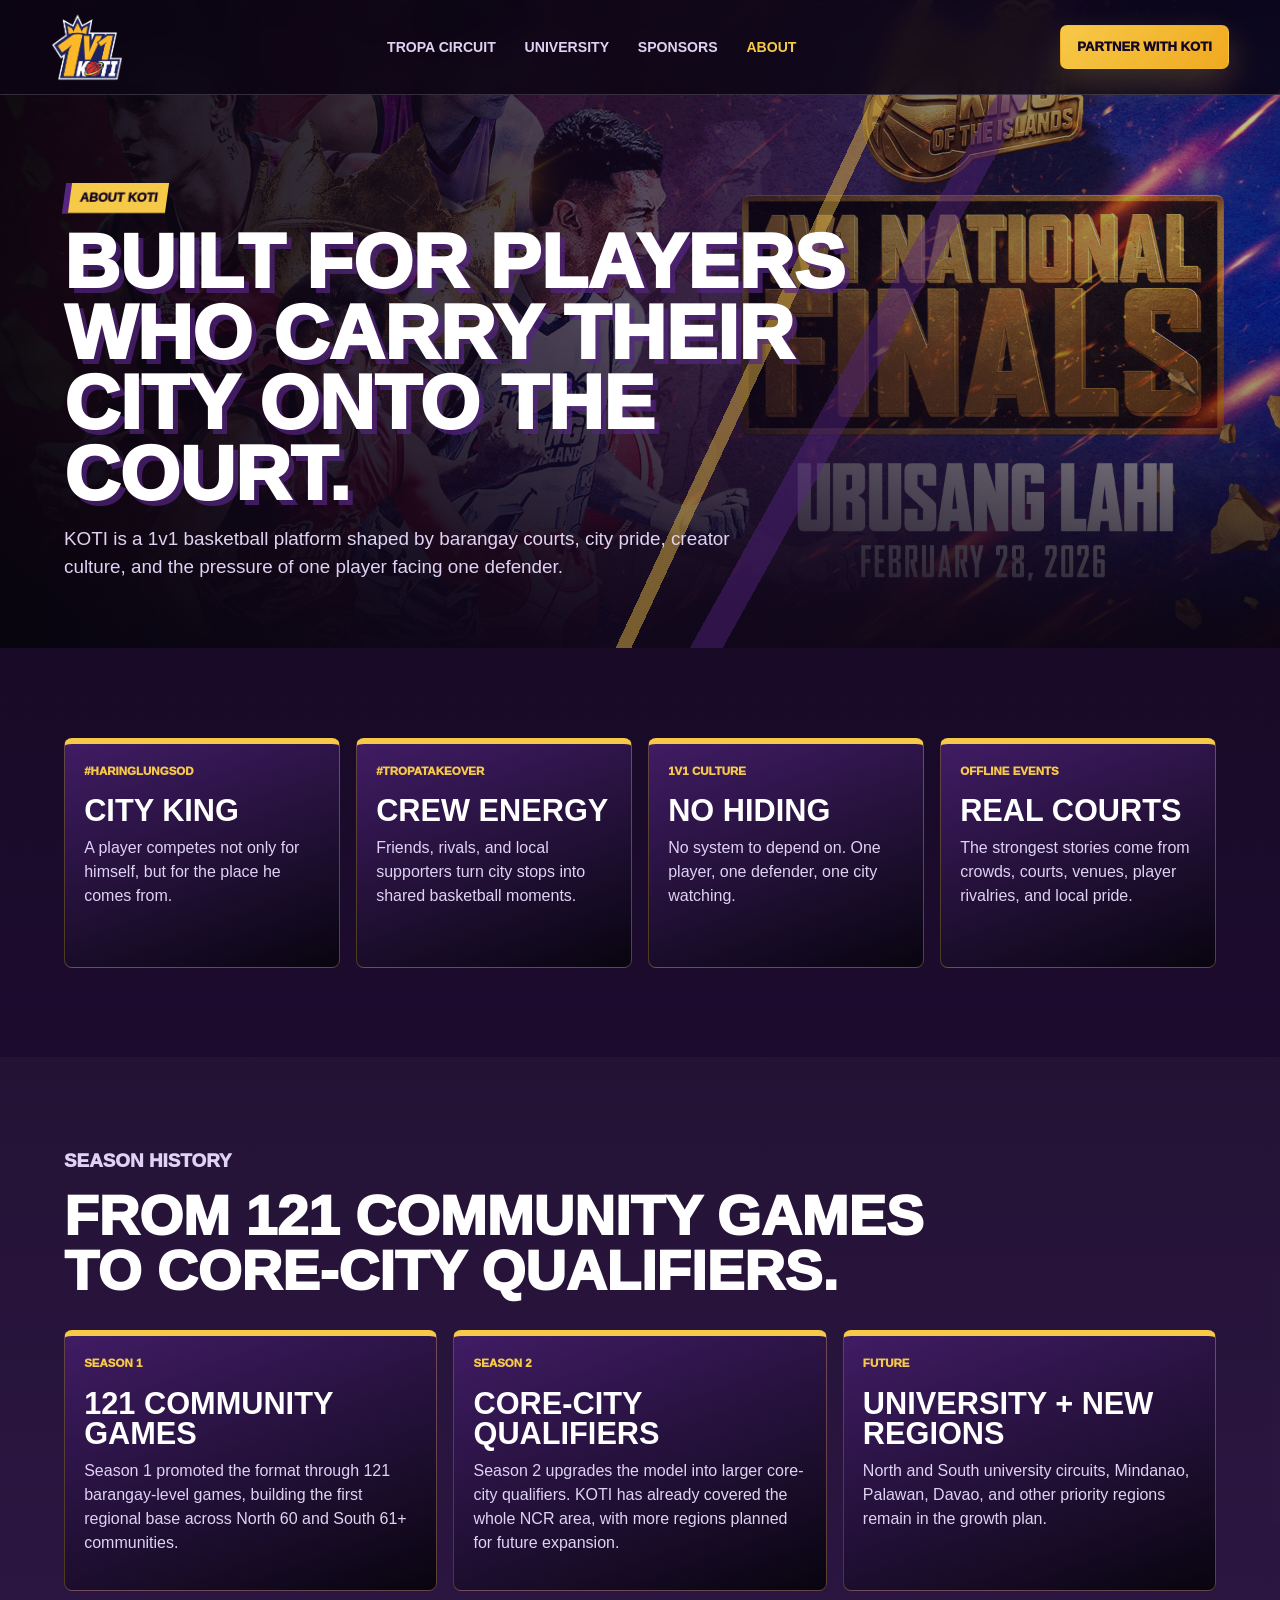
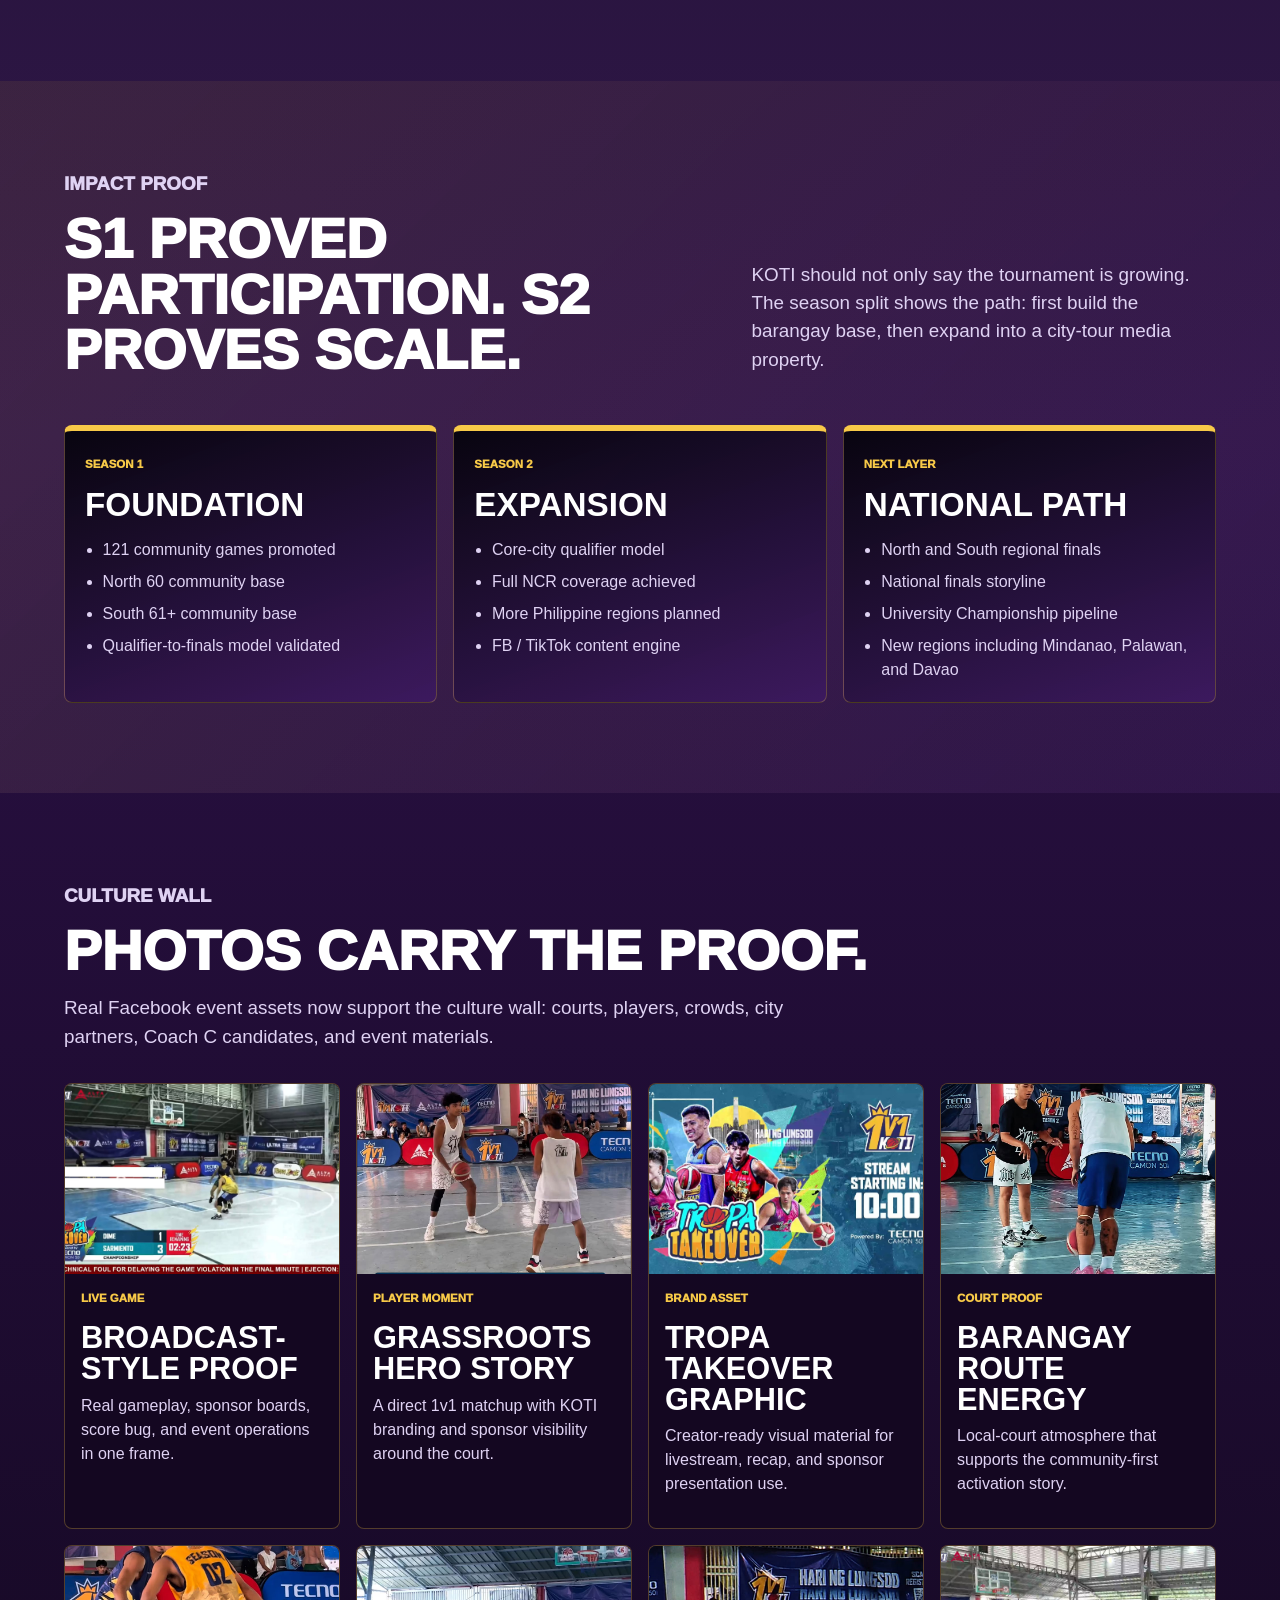
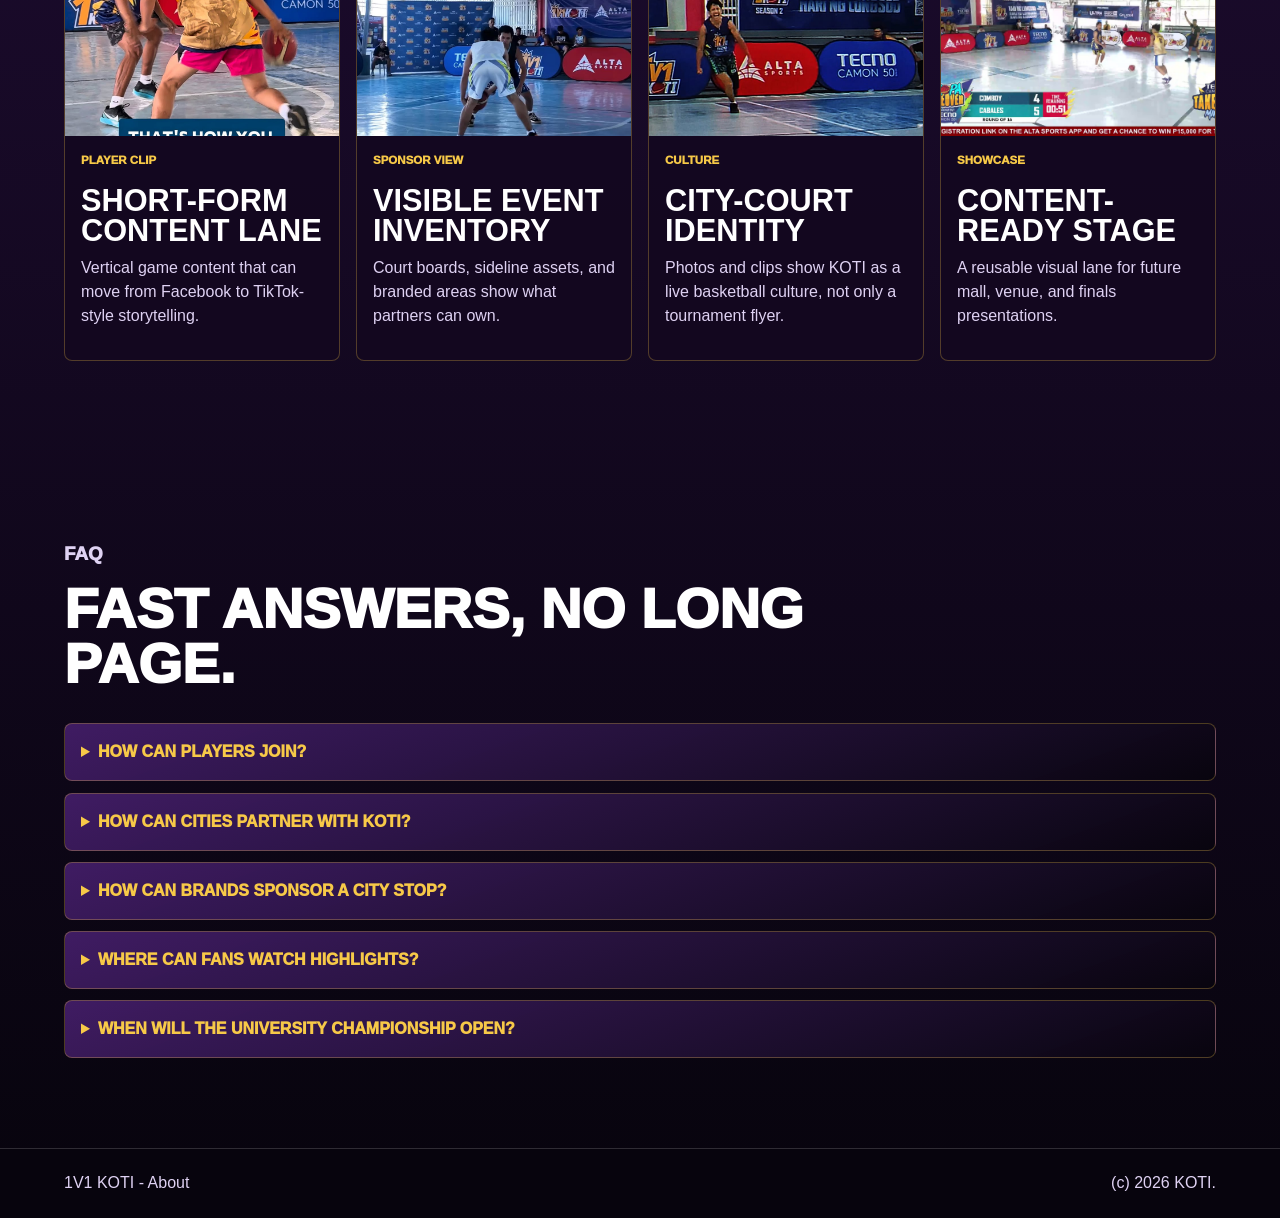
<file: about.html>
<!doctype html>
<html lang="en">
  <head>
    <meta charset="utf-8">
    <meta name="viewport" content="width=device-width, initial-scale=1">
    <title>About KOTI</title>
    <meta name="description" content="About 1V1 King of the Islands, KOTI culture, Season 1 proof, Season 2 roadmap, and FAQ.">
    <link rel="stylesheet" href="styles.css">
  </head>
  <body>
    <header class="site-header" aria-label="Primary navigation">
      <a class="brand" href="index.html" aria-label="KOTI home"><img src="assets/1v1-season2-logo.png" alt="1V1 KOTI logo"></a>
      <nav>
        <a href="city-tour.html">Tropa Circuit</a>
        <a href="university.html">University</a>
        <a href="sponsors.html">Sponsors</a>
        <a href="about.html" aria-current="page">About</a>
      </nav>
      <a class="header-cta" href="sponsors.html">Partner With KOTI</a>
    </header>

    <main>
      <section class="page-hero about-hero">
        <div class="hero-shade"></div>
        <div class="hero-content">
          <p class="eyebrow gold-chip">About KOTI</p>
          <h1>Built for players who carry their city onto the court.</h1>
          <p class="hero-copy">
            KOTI is a 1v1 basketball platform shaped by barangay courts, city pride,
            creator culture, and the pressure of one player facing one defender.
          </p>
        </div>
      </section>

      <section class="section">
        <div class="culture-card-grid">
          <article><span>#HaringLungsod</span><strong>City King</strong><p>A player competes not only for himself, but for the place he comes from.</p></article>
          <article><span>#TropaTakeover</span><strong>Crew Energy</strong><p>Friends, rivals, and local supporters turn city stops into shared basketball moments.</p></article>
          <article><span>1V1 Culture</span><strong>No Hiding</strong><p>No system to depend on. One player, one defender, one city watching.</p></article>
          <article><span>Offline Events</span><strong>Real Courts</strong><p>The strongest stories come from crowds, courts, venues, player rivalries, and local pride.</p></article>
        </div>
      </section>

      <section class="section timeline-section">
        <div class="section-heading">
          <p class="eyebrow">Season History</p>
          <h2>From 121 community games to core-city qualifiers.</h2>
        </div>
        <div class="timeline-grid">
          <article>
            <span>Season 1</span>
            <strong>121 Community Games</strong>
            <p>Season 1 promoted the format through 121 barangay-level games, building the first regional base across North 60 and South 61+ communities.</p>
          </article>
          <article>
            <span>Season 2</span>
            <strong>Core-City Qualifiers</strong>
            <p>Season 2 upgrades the model into larger core-city qualifiers. KOTI has already covered the whole NCR area, with more regions planned for future expansion.</p>
          </article>
          <article>
            <span>Future</span>
            <strong>University + New Regions</strong>
            <p>North and South university circuits, Mindanao, Palawan, Davao, and other priority regions remain in the growth plan.</p>
          </article>
        </div>
      </section>

      <section class="section season-proof-section">
        <div class="section-heading split-heading">
          <div>
            <p class="eyebrow">Impact Proof</p>
            <h2>S1 proved participation. S2 proves scale.</h2>
          </div>
          <p>
            KOTI should not only say the tournament is growing. The season split shows the path:
            first build the barangay base, then expand into a city-tour media property.
          </p>
        </div>
        <div class="season-proof-grid">
          <article>
            <span>Season 1</span>
            <strong>Foundation</strong>
            <ul>
              <li>121 community games promoted</li>
              <li>North 60 community base</li>
              <li>South 61+ community base</li>
              <li>Qualifier-to-finals model validated</li>
            </ul>
          </article>
          <article>
            <span>Season 2</span>
            <strong>Expansion</strong>
            <ul>
              <li>Core-city qualifier model</li>
              <li>Full NCR coverage achieved</li>
              <li>More Philippine regions planned</li>
              <li>FB / TikTok content engine</li>
            </ul>
          </article>
          <article>
            <span>Next Layer</span>
            <strong>National Path</strong>
            <ul>
              <li>North and South regional finals</li>
              <li>National finals storyline</li>
              <li>University Championship pipeline</li>
              <li>New regions including Mindanao, Palawan, and Davao</li>
            </ul>
          </article>
        </div>
      </section>

      <section class="section culture-preview">
        <div class="section-heading">
          <p class="eyebrow">Culture Wall</p>
          <h2>Photos carry the proof.</h2>
          <p>Real Facebook event assets now support the culture wall: courts, players, crowds, city partners, Coach C candidates, and event materials.</p>
        </div>
        <div class="media-grid" id="about-media-grid"></div>
      </section>

      <section class="section faq-section">
        <div class="section-heading">
          <p class="eyebrow">FAQ</p>
          <h2>Fast answers, no long page.</h2>
        </div>
        <div class="faq-list" id="faq-list"></div>
      </section>
    </main>

    <footer>
      <span>1V1 KOTI - About</span>
      <span>(c) <span data-current-year></span> KOTI.</span>
    </footer>
    <script src="script.js"></script>
  </body>
</html>
</file>
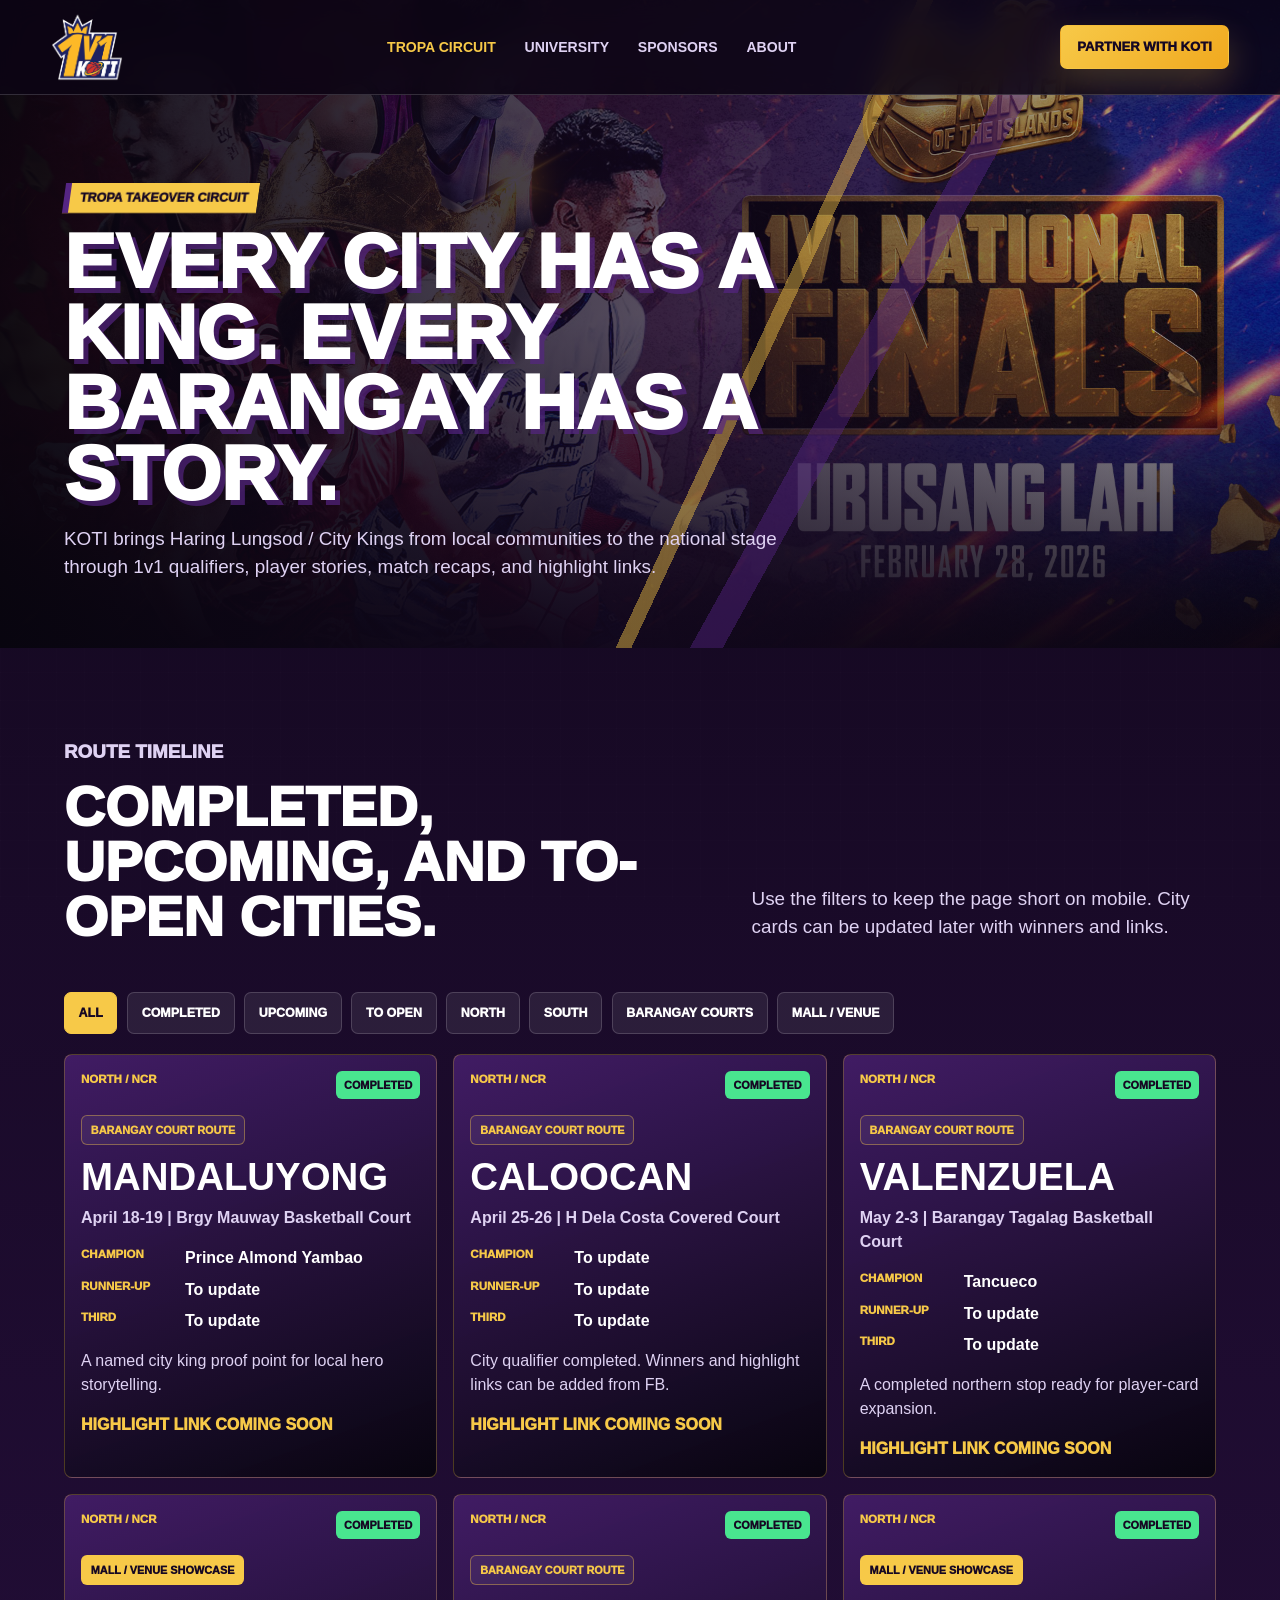
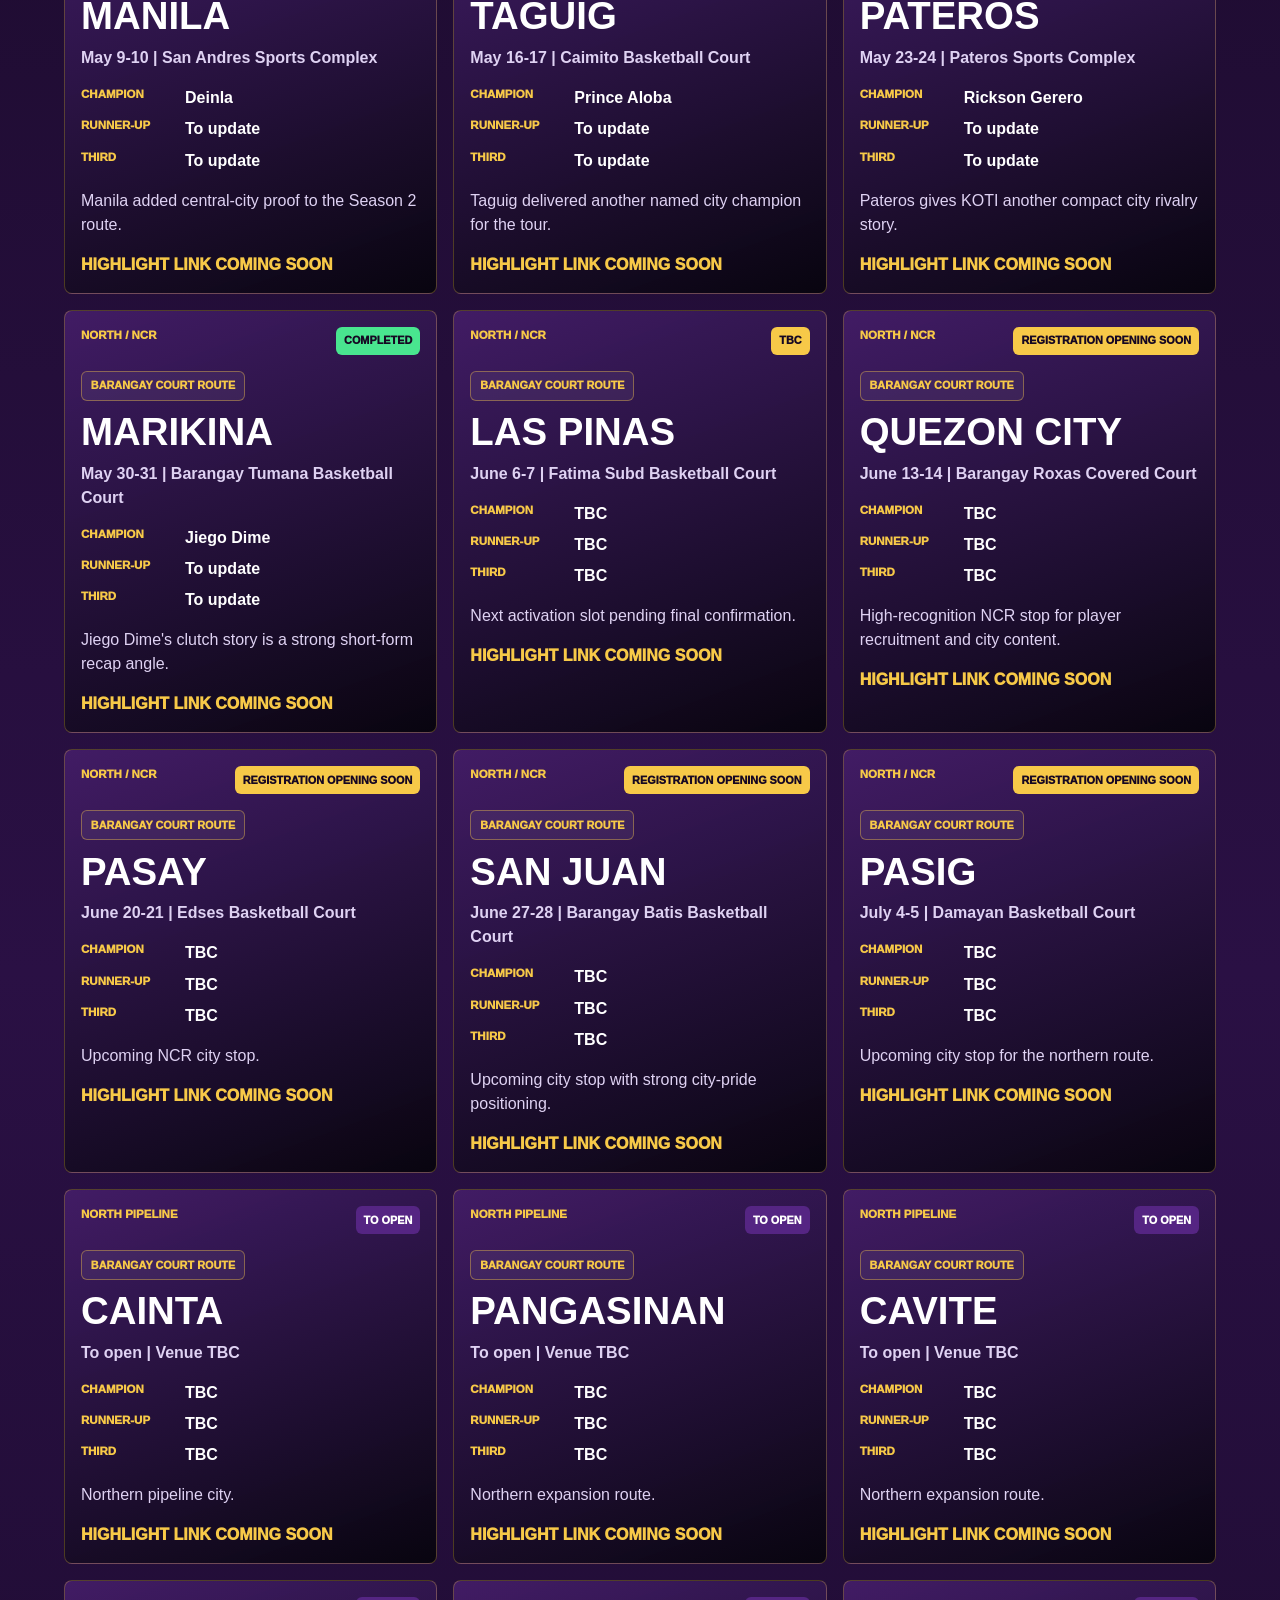
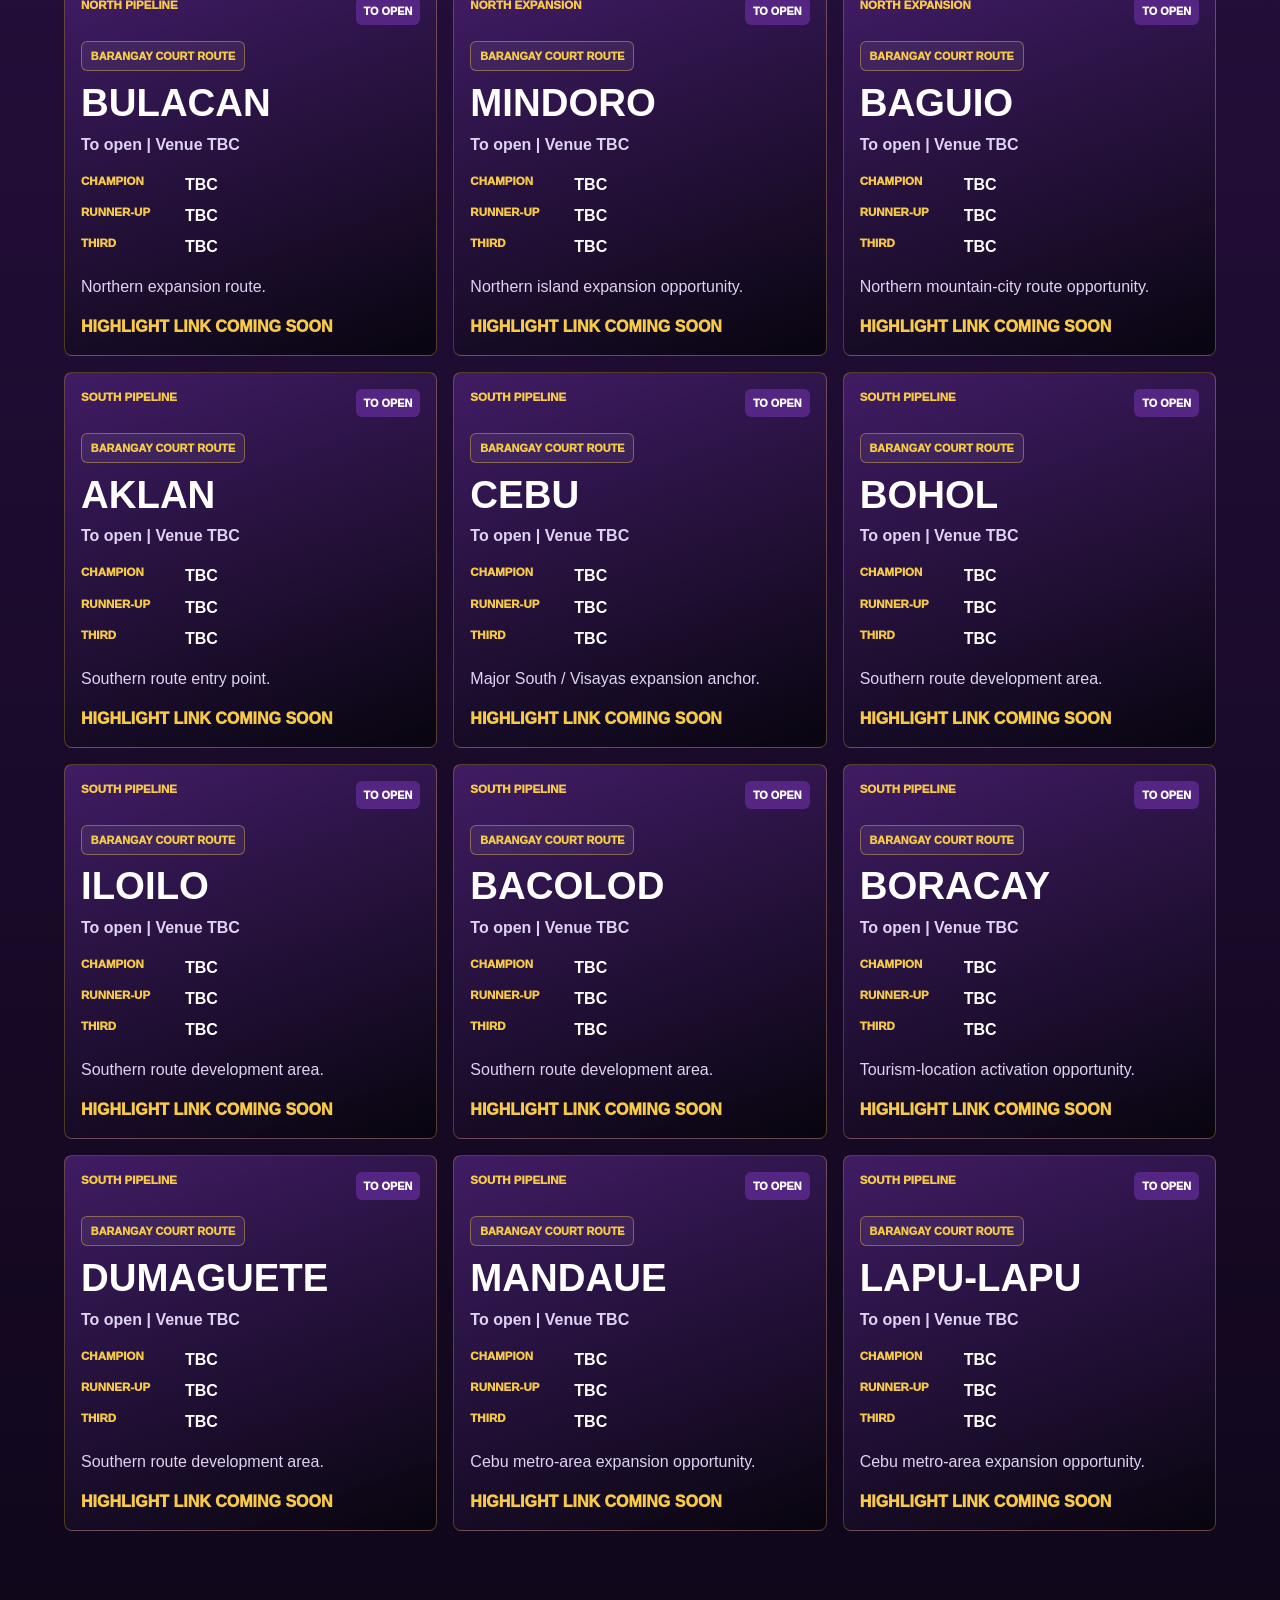
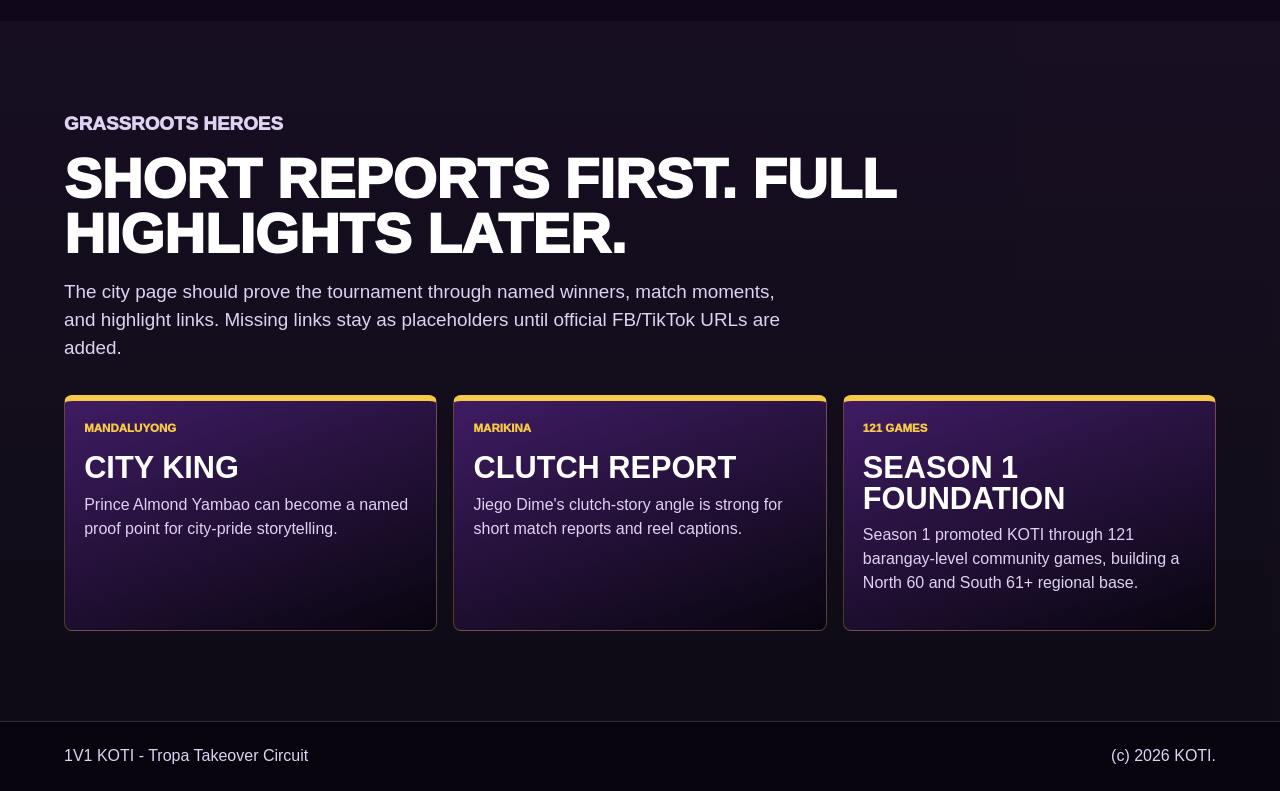
<file: city-tour.html>
<!doctype html>
<html lang="en">
  <head>
    <meta charset="utf-8">
    <meta name="viewport" content="width=device-width, initial-scale=1">
    <title>Tropa Takeover Circuit | KOTI</title>
    <meta name="description" content="KOTI 1V1 City Tour schedule, route, city qualifiers, player cards, match reports, and highlight links.">
    <link rel="stylesheet" href="styles.css">
  </head>
  <body>
    <header class="site-header" aria-label="Primary navigation">
      <a class="brand" href="index.html" aria-label="KOTI home"><img src="assets/1v1-season2-logo.png" alt="1V1 KOTI logo"></a>
      <nav>
        <a href="city-tour.html" aria-current="page">Tropa Circuit</a>
        <a href="university.html">University</a>
        <a href="sponsors.html">Sponsors</a>
        <a href="about.html">About</a>
      </nav>
      <a class="header-cta" href="sponsors.html">Partner With KOTI</a>
    </header>

    <main>
      <section class="page-hero city-hero">
        <div class="hero-shade"></div>
        <div class="hero-content">
          <p class="eyebrow gold-chip">Tropa Takeover Circuit</p>
          <h1>Every city has a king. Every barangay has a story.</h1>
          <p class="hero-copy">
            KOTI brings Haring Lungsod / City Kings from local communities to the national stage through
            1v1 qualifiers, player stories, match recaps, and highlight links.
          </p>
        </div>
      </section>

      <section class="section">
        <div class="section-heading split-heading">
          <div>
            <p class="eyebrow">Route Timeline</p>
            <h2>Completed, upcoming, and to-open cities.</h2>
          </div>
          <p>Use the filters to keep the page short on mobile. City cards can be updated later with winners and links.</p>
        </div>
        <div class="filter-row" aria-label="City tour filters">
          <button type="button" class="filter-button active" data-city-filter="all">All</button>
          <button type="button" class="filter-button" data-city-filter="complete">Completed</button>
          <button type="button" class="filter-button" data-city-filter="soon">Upcoming</button>
          <button type="button" class="filter-button" data-city-filter="open">To Open</button>
          <button type="button" class="filter-button" data-city-filter="north">North</button>
          <button type="button" class="filter-button" data-city-filter="south">South</button>
          <button type="button" class="filter-button" data-city-filter="barangay">Barangay Courts</button>
          <button type="button" class="filter-button" data-city-filter="showcase">Mall / Venue</button>
        </div>
        <div class="city-grid" id="city-card-grid" aria-live="polite"></div>
      </section>

      <section class="section story-section">
        <div class="section-heading">
          <p class="eyebrow">Grassroots Heroes</p>
          <h2>Short reports first. Full highlights later.</h2>
          <p>
            The city page should prove the tournament through named winners, match moments, and highlight links.
            Missing links stay as placeholders until official FB/TikTok URLs are added.
          </p>
        </div>
        <div class="hero-story-grid" id="hero-story-grid"></div>
      </section>
    </main>

    <footer>
      <span>1V1 KOTI - Tropa Takeover Circuit</span>
      <span>(c) <span data-current-year></span> KOTI.</span>
    </footer>
    <script src="script.js"></script>
  </body>
</html>
</file>
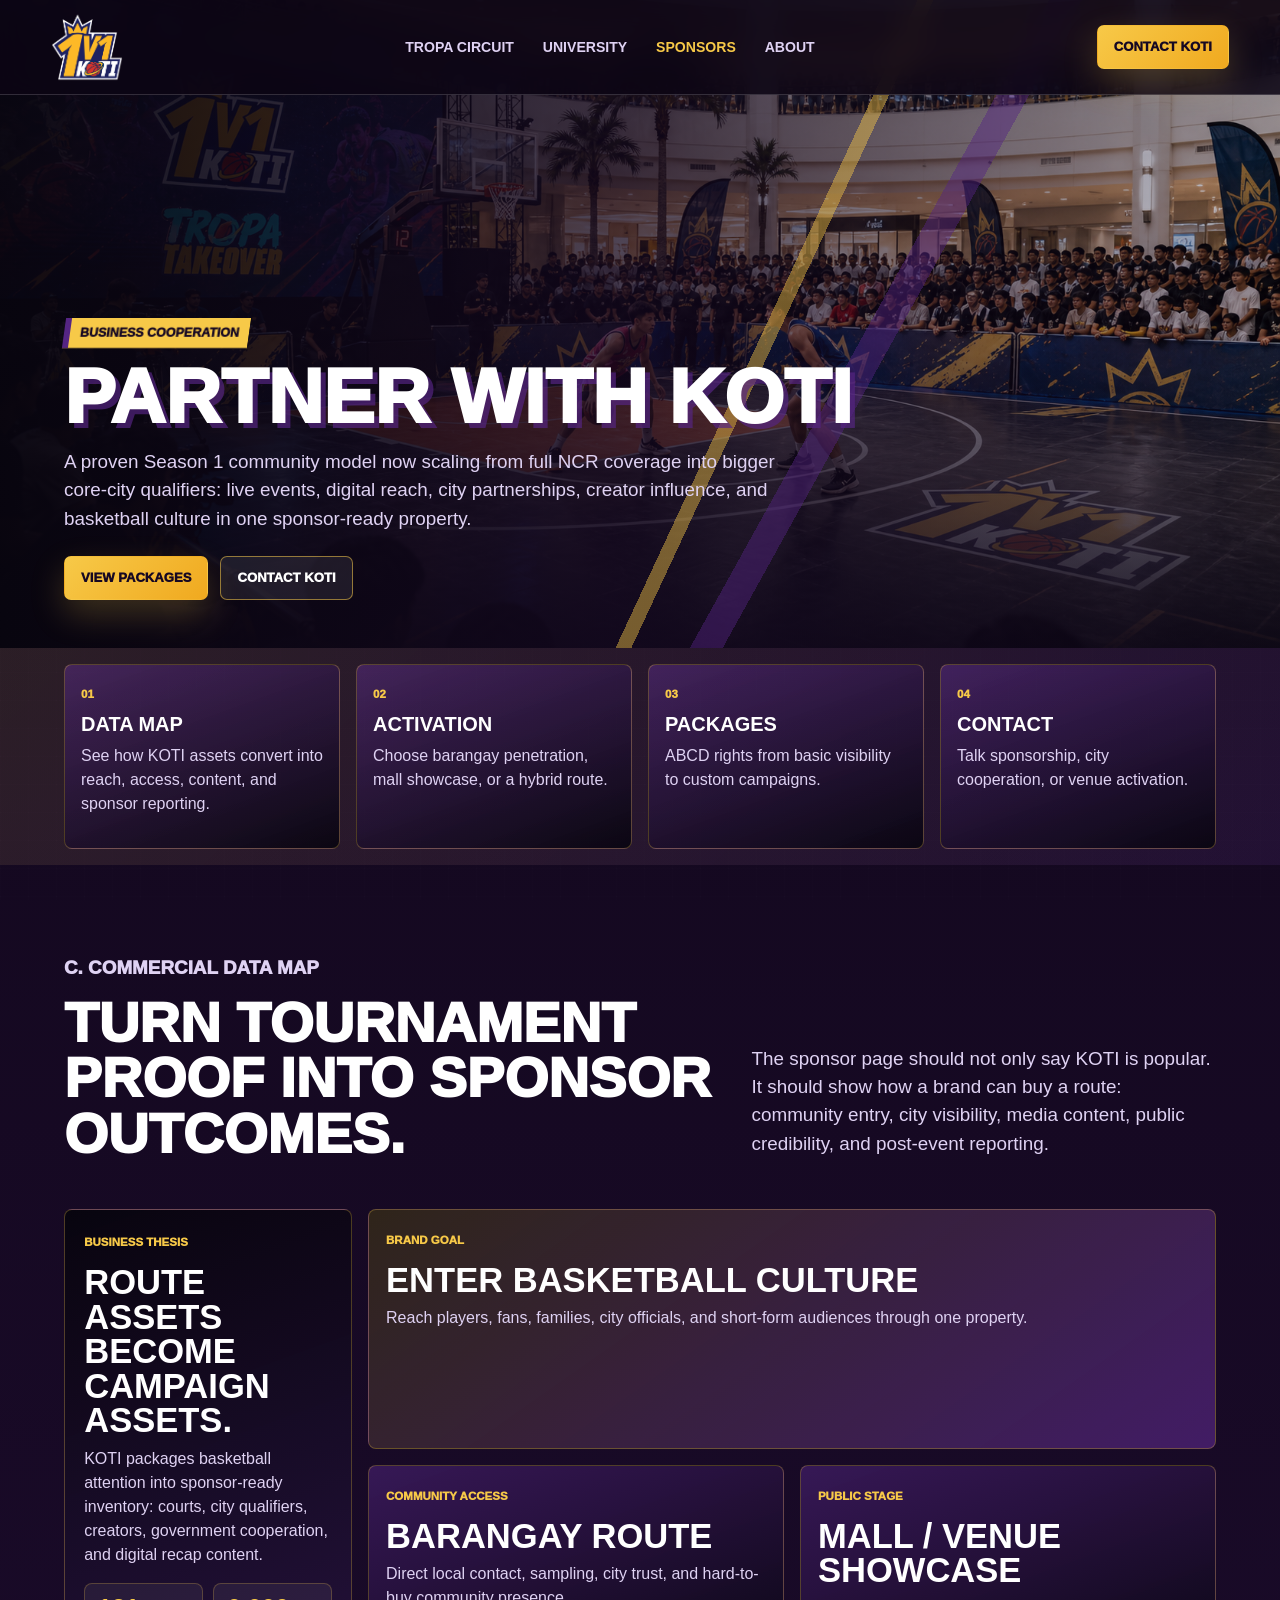
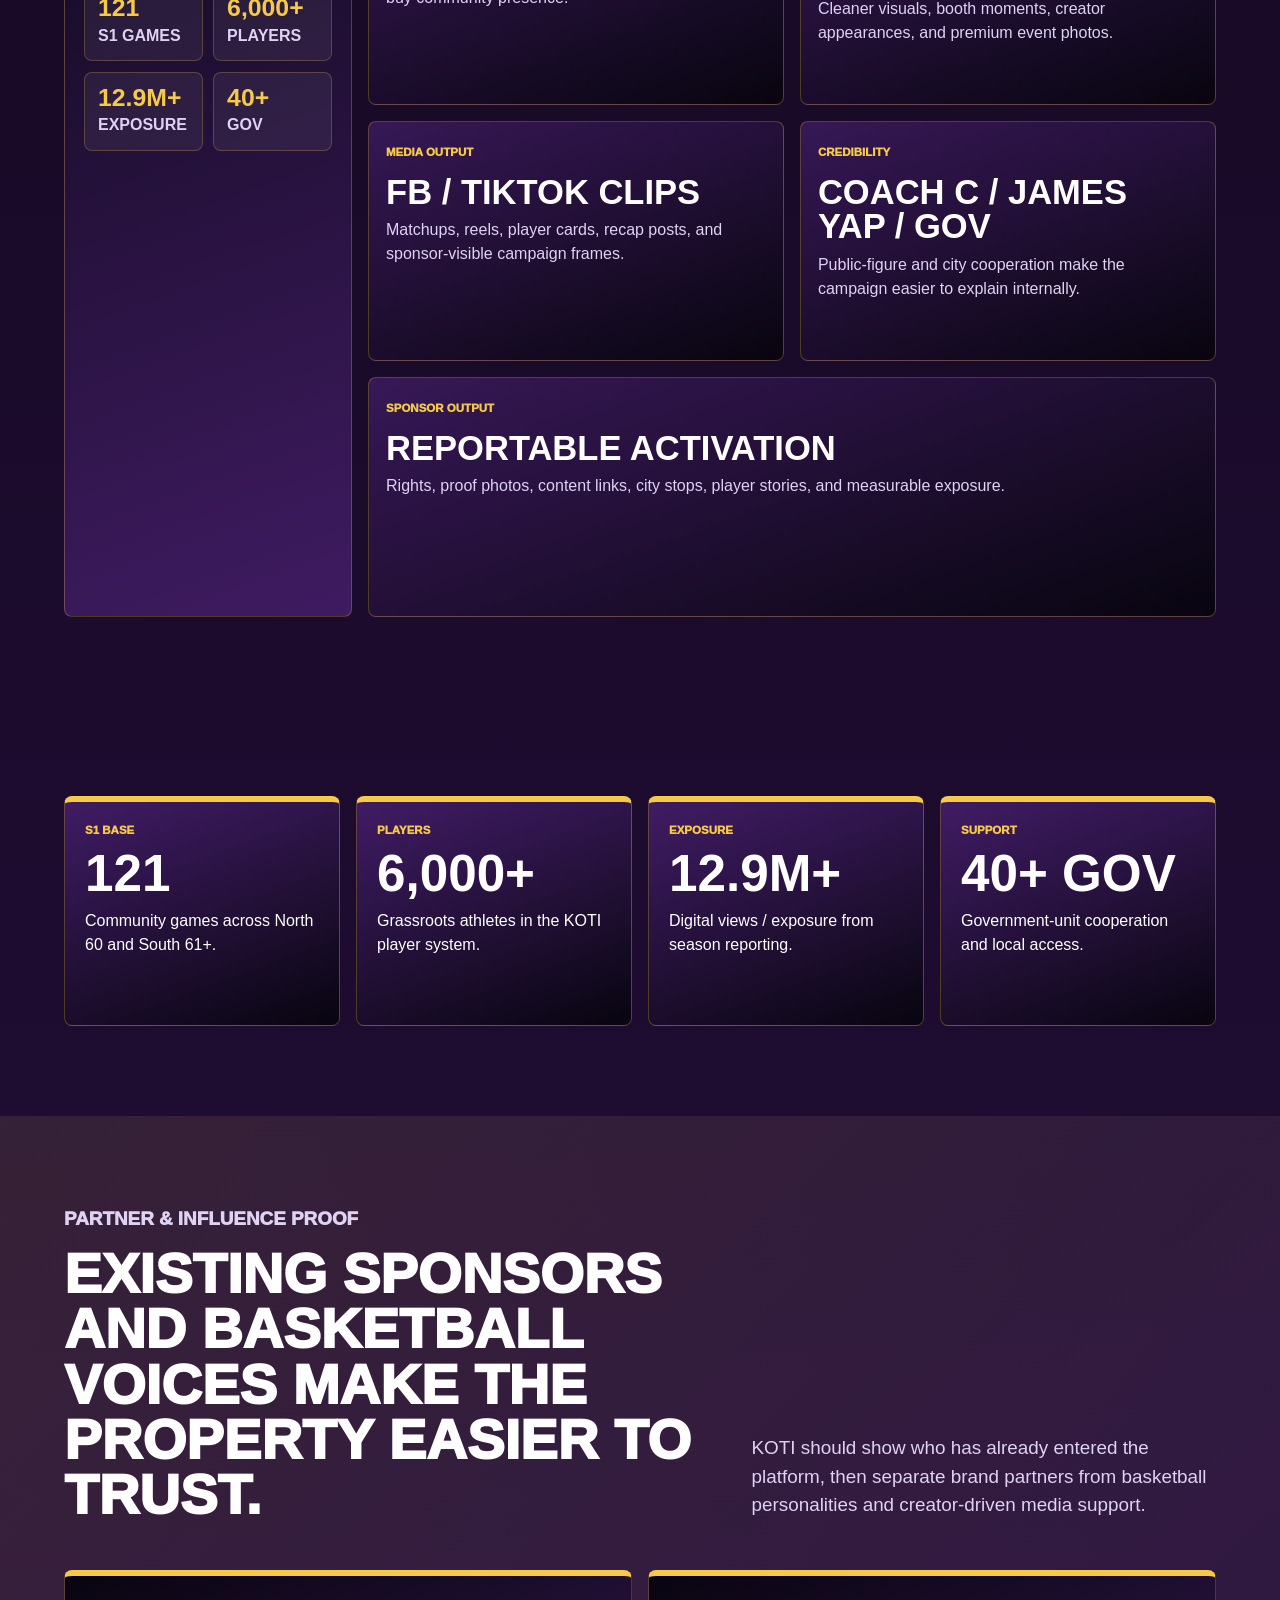
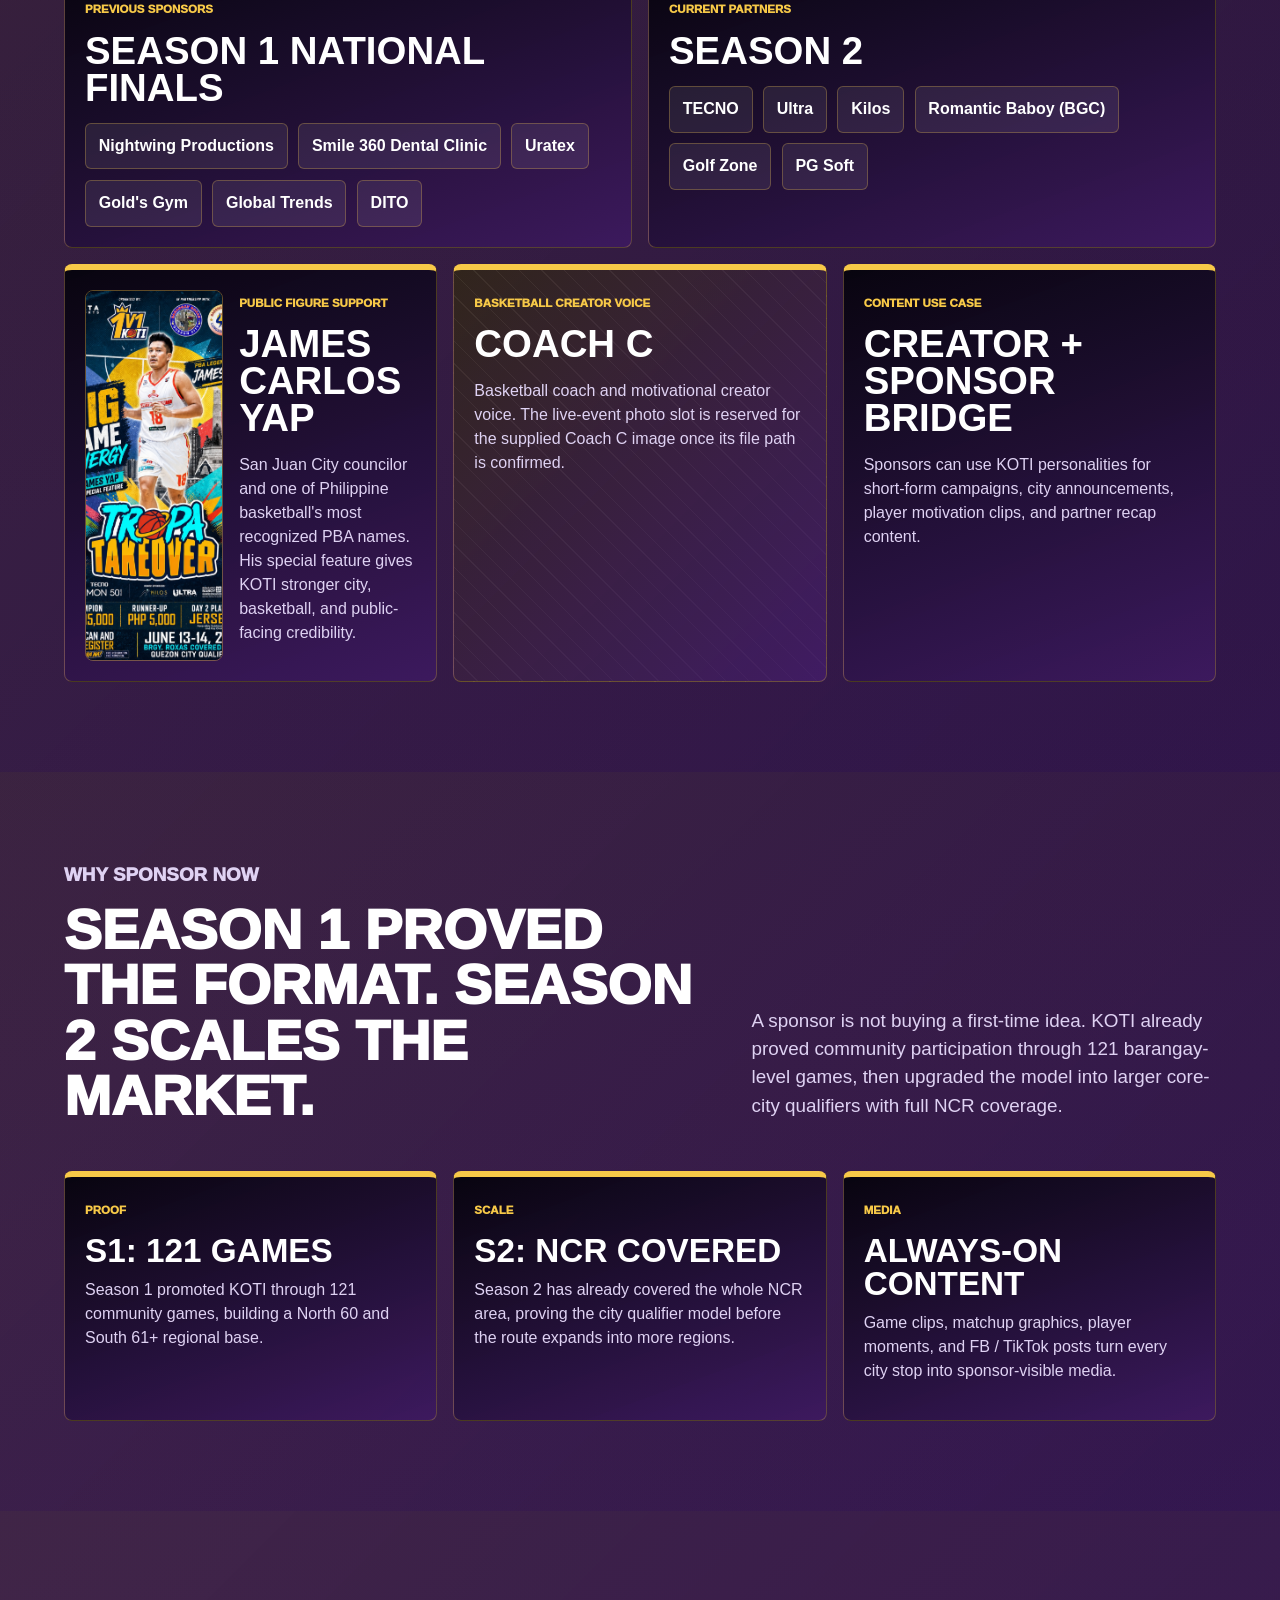
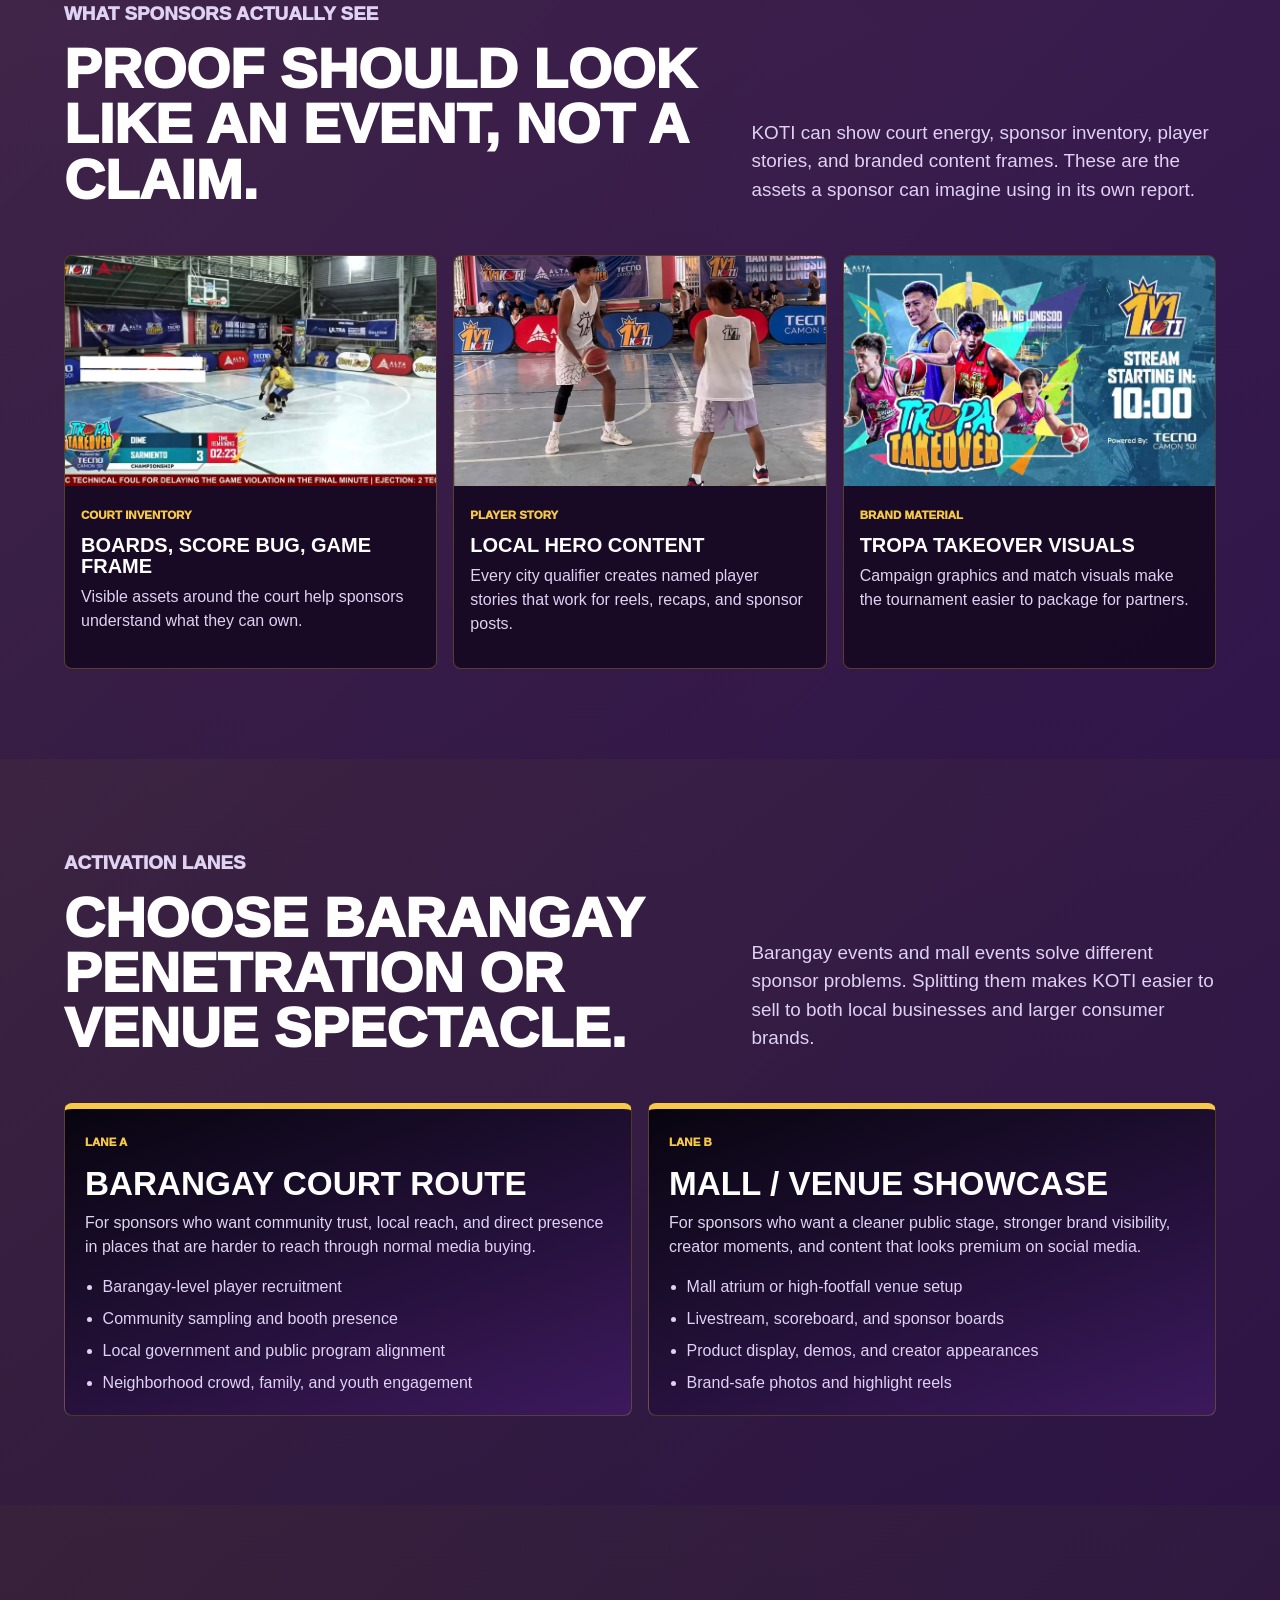
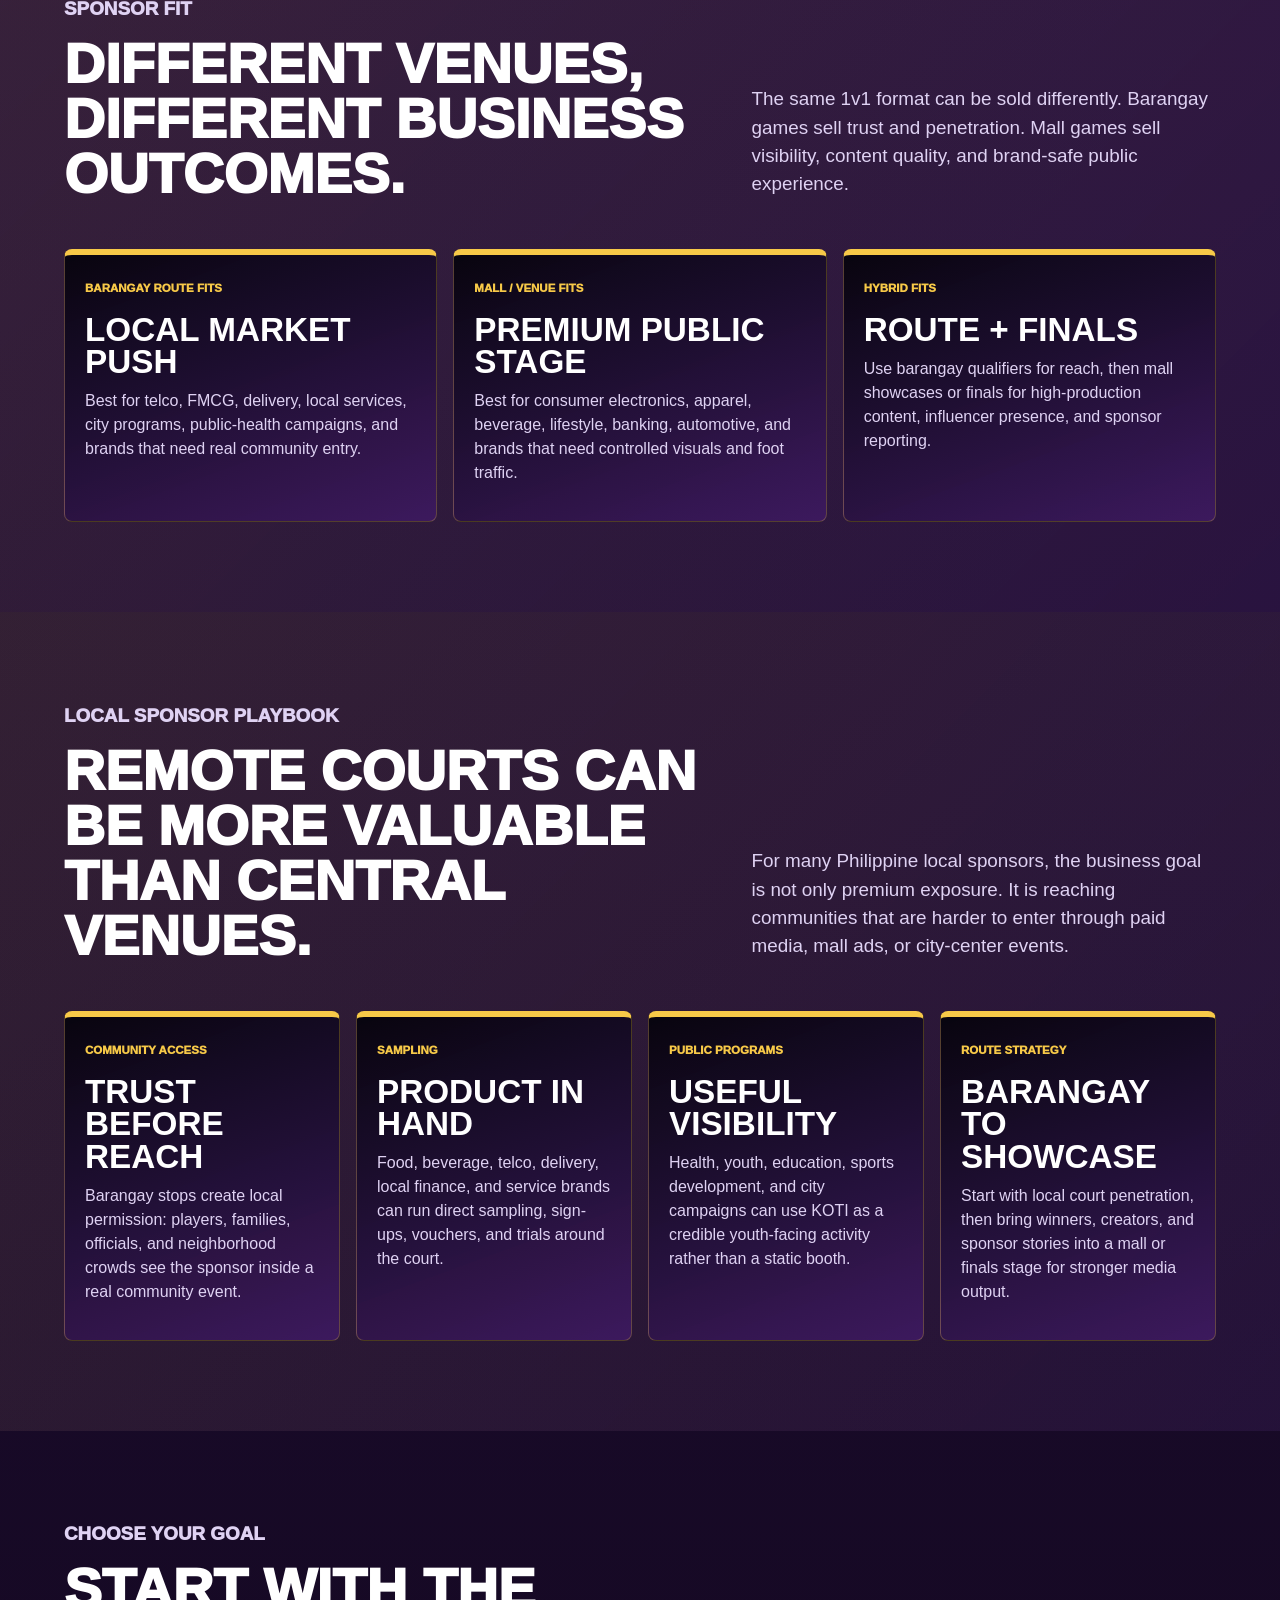
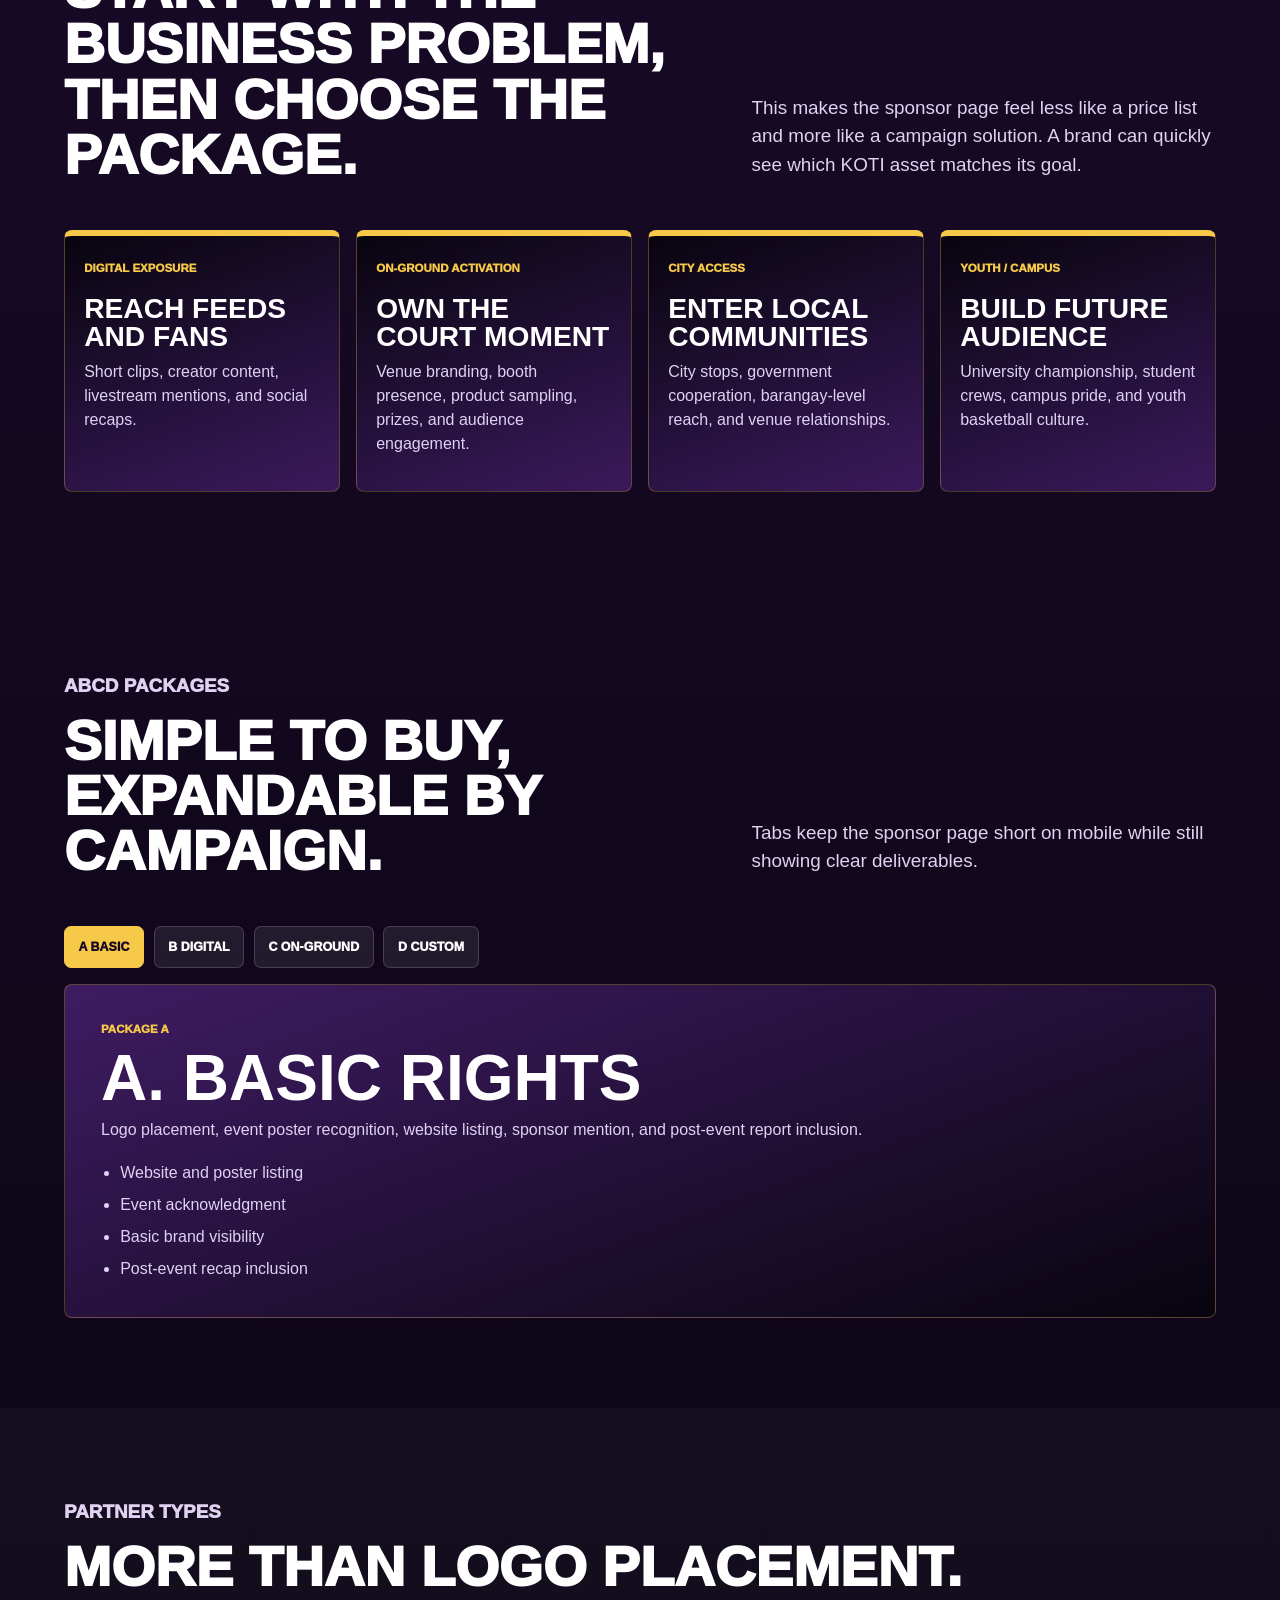
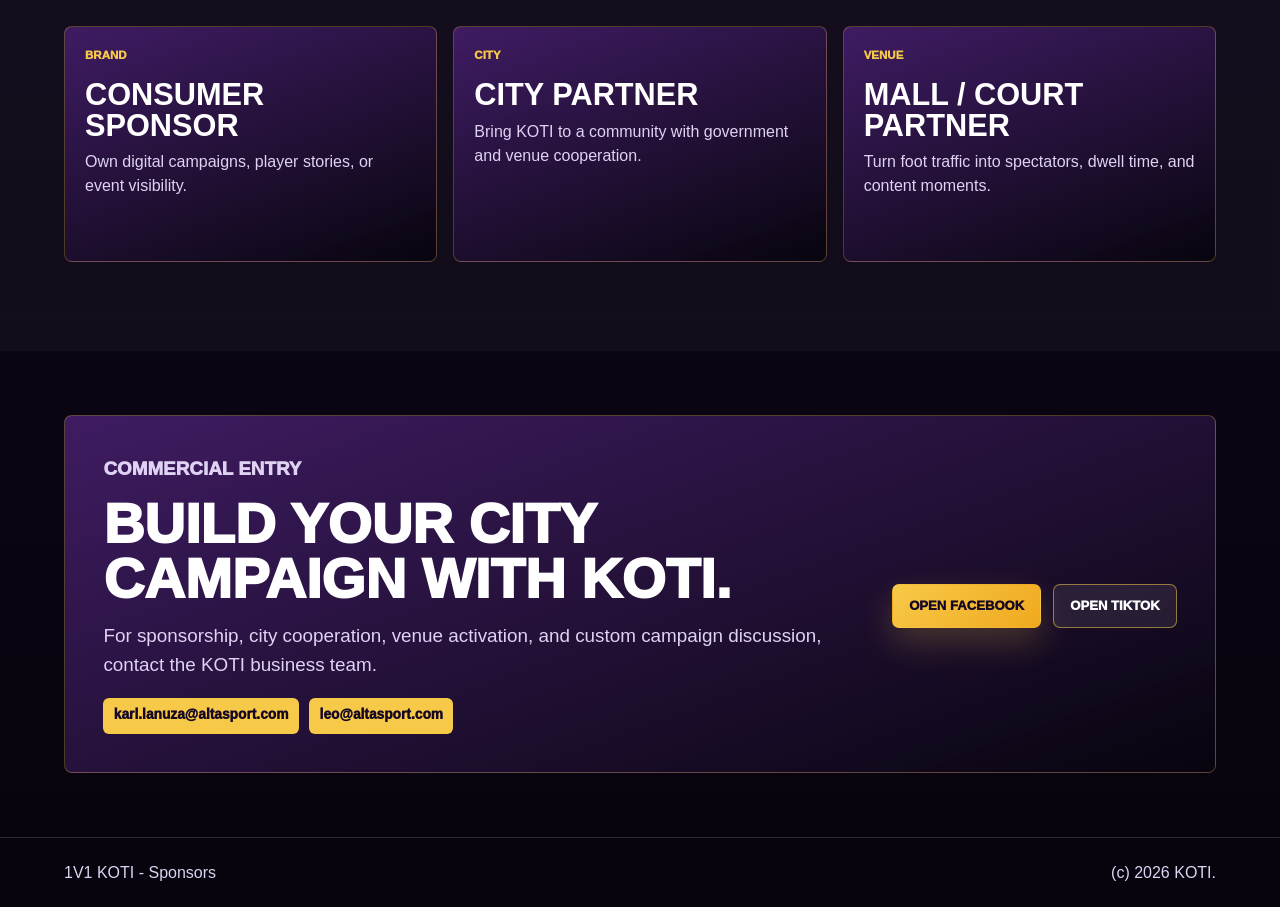
<file: sponsors.html>
<!doctype html>
<html lang="en">
  <head>
    <meta charset="utf-8">
    <meta name="viewport" content="width=device-width, initial-scale=1">
    <title>Sponsors | KOTI</title>
    <meta name="description" content="KOTI sponsor packages, city partnerships, venue partnerships, and digital rights.">
    <link rel="stylesheet" href="styles.css">
  </head>
  <body>
    <header class="site-header" aria-label="Primary navigation">
      <a class="brand" href="index.html" aria-label="KOTI home"><img src="assets/1v1-season2-logo.png" alt="1V1 KOTI logo"></a>
      <nav>
        <a href="city-tour.html">Tropa Circuit</a>
        <a href="university.html">University</a>
        <a href="sponsors.html" aria-current="page">Sponsors</a>
        <a href="about.html">About</a>
      </nav>
      <a class="header-cta" href="#contact">Contact KOTI</a>
    </header>

    <main>
      <section class="page-hero sponsors-hero">
        <div class="hero-shade"></div>
        <div class="hero-content">
          <p class="eyebrow gold-chip">Business Cooperation</p>
          <h1>Partner with KOTI</h1>
          <p class="hero-copy">
            A proven Season 1 community model now scaling from full NCR coverage into bigger core-city qualifiers:
            live events, digital reach, city partnerships, creator influence, and basketball culture in one sponsor-ready property.
          </p>
          <div class="hero-actions">
            <a class="button primary" href="#packages">View Packages</a>
            <a class="button ghost" href="#contact">Contact KOTI</a>
          </div>
        </div>
      </section>

      <section class="section sponsor-jump-section">
        <div class="sponsor-jump-grid" aria-label="Sponsor page quick links">
          <a href="#business-map"><span>01</span><strong>Data Map</strong><p>See how KOTI assets convert into reach, access, content, and sponsor reporting.</p></a>
          <a href="#lanes"><span>02</span><strong>Activation</strong><p>Choose barangay penetration, mall showcase, or a hybrid route.</p></a>
          <a href="#packages"><span>03</span><strong>Packages</strong><p>ABCD rights from basic visibility to custom campaigns.</p></a>
          <a href="#contact"><span>04</span><strong>Contact</strong><p>Talk sponsorship, city cooperation, or venue activation.</p></a>
        </div>
      </section>

      <section id="business-map" class="section commercial-map-section">
        <div class="section-heading split-heading">
          <div>
            <p class="eyebrow">C. Commercial Data Map</p>
            <h2>Turn tournament proof into sponsor outcomes.</h2>
          </div>
          <p>
            The sponsor page should not only say KOTI is popular. It should show how a brand can buy a route:
            community entry, city visibility, media content, public credibility, and post-event reporting.
          </p>
        </div>
        <div class="commercial-map-shell">
          <aside class="commercial-map-thesis">
            <span>Business Thesis</span>
            <strong>Route assets become campaign assets.</strong>
            <p>
              KOTI packages basketball attention into sponsor-ready inventory:
              courts, city qualifiers, creators, government cooperation, and digital recap content.
            </p>
            <div class="commercial-proof-strip">
              <i><b>121</b><em>S1 games</em></i>
              <i><b>6,000+</b><em>players</em></i>
              <i><b>12.9M+</b><em>exposure</em></i>
              <i><b>40+</b><em>GOV</em></i>
            </div>
          </aside>
          <div class="commercial-map-board" aria-label="KOTI commercial data map">
            <div class="commercial-node primary">
              <span>Brand Goal</span>
              <strong>Enter basketball culture</strong>
              <p>Reach players, fans, families, city officials, and short-form audiences through one property.</p>
            </div>
            <div class="commercial-node">
              <span>Community Access</span>
              <strong>Barangay route</strong>
              <p>Direct local contact, sampling, city trust, and hard-to-buy community presence.</p>
            </div>
            <div class="commercial-node">
              <span>Public Stage</span>
              <strong>Mall / venue showcase</strong>
              <p>Cleaner visuals, booth moments, creator appearances, and premium event photos.</p>
            </div>
            <div class="commercial-node">
              <span>Media Output</span>
              <strong>FB / TikTok clips</strong>
              <p>Matchups, reels, player cards, recap posts, and sponsor-visible campaign frames.</p>
            </div>
            <div class="commercial-node">
              <span>Credibility</span>
              <strong>Coach C / James Yap / GOV</strong>
              <p>Public-figure and city cooperation make the campaign easier to explain internally.</p>
            </div>
            <div class="commercial-node outcome">
              <span>Sponsor Output</span>
              <strong>Reportable activation</strong>
              <p>Rights, proof photos, content links, city stops, player stories, and measurable exposure.</p>
            </div>
          </div>
        </div>
      </section>

      <section id="proof" class="section proof-section">
        <div class="proof-grid four">
          <article><span>S1 Base</span><strong>121</strong><p>Community games across North 60 and South 61+.</p></article>
          <article><span>Players</span><strong>6,000+</strong><p>Grassroots athletes in the KOTI player system.</p></article>
          <article><span>Exposure</span><strong>12.9M+</strong><p>Digital views / exposure from season reporting.</p></article>
          <article><span>Support</span><strong>40+ GOV</strong><p>Government-unit cooperation and local access.</p></article>
        </div>
      </section>

      <section class="section partner-proof-section">
        <div class="section-heading split-heading">
          <div>
            <p class="eyebrow">Partner & Influence Proof</p>
            <h2>Existing sponsors and basketball voices make the property easier to trust.</h2>
          </div>
          <p>
            KOTI should show who has already entered the platform, then separate brand partners from
            basketball personalities and creator-driven media support.
          </p>
        </div>
        <div class="partner-proof-grid">
          <article class="brand-board">
            <span>Previous Sponsors</span>
            <strong>Season 1 National Finals</strong>
            <div class="brand-cloud">
              <i>Nightwing Productions</i>
              <i>Smile 360 Dental Clinic</i>
              <i>Uratex</i>
              <i>Gold's Gym</i>
              <i>Global Trends</i>
              <i>DITO</i>
            </div>
          </article>
          <article class="brand-board">
            <span>Current Partners</span>
            <strong>Season 2</strong>
            <div class="brand-cloud">
              <i>TECNO</i>
              <i>Ultra</i>
              <i>Kilos</i>
              <i>Romantic Baboy (BGC)</i>
              <i>Golf Zone</i>
              <i>PG Soft</i>
            </div>
          </article>
        </div>
        <div class="influence-proof-grid">
          <article class="influence-visual-card">
            <img src="assets/partners/james-yap-tropa-takeover.jpg" alt="James Yap special feature poster for KOTI Tropa Takeover">
            <div>
              <span>Public Figure Support</span>
              <strong>James Carlos Yap</strong>
              <p>
                San Juan City councilor and one of Philippine basketball's most recognized PBA names.
                His special feature gives KOTI stronger city, basketball, and public-facing credibility.
              </p>
            </div>
          </article>
          <article class="influence-visual-card no-photo">
            <span>Basketball Creator Voice</span>
            <strong>Coach C</strong>
            <p>
              Basketball coach and motivational creator voice. The live-event photo slot is reserved for the
              supplied Coach C image once its file path is confirmed.
            </p>
          </article>
          <article>
            <span>Content Use Case</span>
            <strong>Creator + sponsor bridge</strong>
            <p>
              Sponsors can use KOTI personalities for short-form campaigns, city announcements,
              player motivation clips, and partner recap content.
            </p>
          </article>
        </div>
      </section>

      <section class="section sponsor-thesis-section">
        <div class="section-heading split-heading">
          <div>
            <p class="eyebrow">Why Sponsor Now</p>
            <h2>Season 1 proved the format. Season 2 scales the market.</h2>
          </div>
          <p>
            A sponsor is not buying a first-time idea. KOTI already proved community participation
            through 121 barangay-level games, then upgraded the model into larger core-city qualifiers with full NCR coverage.
          </p>
        </div>
        <div class="sponsor-thesis-grid">
          <article>
            <span>Proof</span>
            <strong>S1: 121 games</strong>
            <p>Season 1 promoted KOTI through 121 community games, building a North 60 and South 61+ regional base.</p>
          </article>
          <article>
            <span>Scale</span>
            <strong>S2: NCR covered</strong>
            <p>Season 2 has already covered the whole NCR area, proving the city qualifier model before the route expands into more regions.</p>
          </article>
          <article>
            <span>Media</span>
            <strong>Always-on content</strong>
            <p>Game clips, matchup graphics, player moments, and FB / TikTok posts turn every city stop into sponsor-visible media.</p>
          </article>
        </div>
      </section>

      <section class="section sponsor-evidence-section">
        <div class="section-heading split-heading">
          <div>
            <p class="eyebrow">What Sponsors Actually See</p>
            <h2>Proof should look like an event, not a claim.</h2>
          </div>
          <p>
            KOTI can show court energy, sponsor inventory, player stories, and branded content frames.
            These are the assets a sponsor can imagine using in its own report.
          </p>
        </div>
        <div class="sponsor-evidence-grid">
          <article>
            <img src="assets/facebook/deep-pass-01/fb-deep-01-001.jpg" alt="KOTI live game frame with event branding">
            <div><span>Court Inventory</span><strong>Boards, score bug, game frame</strong><p>Visible assets around the court help sponsors understand what they can own.</p></div>
          </article>
          <article>
            <img src="assets/facebook/deep-pass-01/fb-deep-01-004.jpg" alt="KOTI 1v1 player action moment">
            <div><span>Player Story</span><strong>Local hero content</strong><p>Every city qualifier creates named player stories that work for reels, recaps, and sponsor posts.</p></div>
          </article>
          <article>
            <img src="assets/facebook/deep-pass-01/fb-deep-01-011.jpg" alt="KOTI Tropa Takeover visual material">
            <div><span>Brand Material</span><strong>Tropa Takeover visuals</strong><p>Campaign graphics and match visuals make the tournament easier to package for partners.</p></div>
          </article>
        </div>
      </section>

      <section id="lanes" class="section activation-lanes-section">
        <div class="section-heading split-heading">
          <div>
            <p class="eyebrow">Activation Lanes</p>
            <h2>Choose barangay penetration or venue spectacle.</h2>
          </div>
          <p>
            Barangay events and mall events solve different sponsor problems.
            Splitting them makes KOTI easier to sell to both local businesses and larger consumer brands.
          </p>
        </div>
        <div class="activation-lanes">
          <article>
            <span>Lane A</span>
            <strong>Barangay Court Route</strong>
            <p>For sponsors who want community trust, local reach, and direct presence in places that are harder to reach through normal media buying.</p>
            <ul>
              <li>Barangay-level player recruitment</li>
              <li>Community sampling and booth presence</li>
              <li>Local government and public program alignment</li>
              <li>Neighborhood crowd, family, and youth engagement</li>
            </ul>
          </article>
          <article>
            <span>Lane B</span>
            <strong>Mall / Venue Showcase</strong>
            <p>For sponsors who want a cleaner public stage, stronger brand visibility, creator moments, and content that looks premium on social media.</p>
            <ul>
              <li>Mall atrium or high-footfall venue setup</li>
              <li>Livestream, scoreboard, and sponsor boards</li>
              <li>Product display, demos, and creator appearances</li>
              <li>Brand-safe photos and highlight reels</li>
            </ul>
          </article>
        </div>
      </section>

      <section class="section sponsor-fit-section">
        <div class="section-heading split-heading">
          <div>
            <p class="eyebrow">Sponsor Fit</p>
            <h2>Different venues, different business outcomes.</h2>
          </div>
          <p>
            The same 1v1 format can be sold differently. Barangay games sell trust and penetration.
            Mall games sell visibility, content quality, and brand-safe public experience.
          </p>
        </div>
        <div class="sponsor-fit-grid">
          <article>
            <span>Barangay Route Fits</span>
            <strong>Local market push</strong>
            <p>Best for telco, FMCG, delivery, local services, city programs, public-health campaigns, and brands that need real community entry.</p>
          </article>
          <article>
            <span>Mall / Venue Fits</span>
            <strong>Premium public stage</strong>
            <p>Best for consumer electronics, apparel, beverage, lifestyle, banking, automotive, and brands that need controlled visuals and foot traffic.</p>
          </article>
          <article>
            <span>Hybrid Fits</span>
            <strong>Route + finals</strong>
            <p>Use barangay qualifiers for reach, then mall showcases or finals for high-production content, influencer presence, and sponsor reporting.</p>
          </article>
        </div>
      </section>

      <section class="section local-playbook-section">
        <div class="section-heading split-heading">
          <div>
            <p class="eyebrow">Local Sponsor Playbook</p>
            <h2>Remote courts can be more valuable than central venues.</h2>
          </div>
          <p>
            For many Philippine local sponsors, the business goal is not only premium exposure.
            It is reaching communities that are harder to enter through paid media, mall ads, or city-center events.
          </p>
        </div>
        <div class="local-playbook-grid">
          <article>
            <span>Community Access</span>
            <strong>Trust before reach</strong>
            <p>Barangay stops create local permission: players, families, officials, and neighborhood crowds see the sponsor inside a real community event.</p>
          </article>
          <article>
            <span>Sampling</span>
            <strong>Product in hand</strong>
            <p>Food, beverage, telco, delivery, local finance, and service brands can run direct sampling, sign-ups, vouchers, and trials around the court.</p>
          </article>
          <article>
            <span>Public Programs</span>
            <strong>Useful visibility</strong>
            <p>Health, youth, education, sports development, and city campaigns can use KOTI as a credible youth-facing activity rather than a static booth.</p>
          </article>
          <article>
            <span>Route Strategy</span>
            <strong>Barangay to showcase</strong>
            <p>Start with local court penetration, then bring winners, creators, and sponsor stories into a mall or finals stage for stronger media output.</p>
          </article>
        </div>
      </section>

      <section id="packages" class="section">
        <div class="section-heading split-heading">
          <div>
            <p class="eyebrow">Choose Your Goal</p>
            <h2>Start with the business problem, then choose the package.</h2>
          </div>
          <p>
            This makes the sponsor page feel less like a price list and more like a campaign solution.
            A brand can quickly see which KOTI asset matches its goal.
          </p>
        </div>
        <div class="solution-grid">
          <article><span>Digital Exposure</span><strong>Reach feeds and fans</strong><p>Short clips, creator content, livestream mentions, and social recaps.</p></article>
          <article><span>On-ground Activation</span><strong>Own the court moment</strong><p>Venue branding, booth presence, product sampling, prizes, and audience engagement.</p></article>
          <article><span>City Access</span><strong>Enter local communities</strong><p>City stops, government cooperation, barangay-level reach, and venue relationships.</p></article>
          <article><span>Youth / Campus</span><strong>Build future audience</strong><p>University championship, student crews, campus pride, and youth basketball culture.</p></article>
        </div>
      </section>

      <section class="section">
        <div class="section-heading split-heading">
          <div>
            <p class="eyebrow">ABCD Packages</p>
            <h2>Simple to buy, expandable by campaign.</h2>
          </div>
          <p>Tabs keep the sponsor page short on mobile while still showing clear deliverables.</p>
        </div>
        <div class="package-tabs" aria-label="Sponsor package tabs">
          <button class="package-tab active" type="button" data-package="a">A Basic</button>
          <button class="package-tab" type="button" data-package="b">B Digital</button>
          <button class="package-tab" type="button" data-package="c">C On-ground</button>
          <button class="package-tab" type="button" data-package="d">D Custom</button>
        </div>
        <div class="package-panel" id="package-panel" aria-live="polite"></div>
      </section>

      <section class="section case-section">
        <div class="section-heading">
          <p class="eyebrow">Partner Types</p>
          <h2>More than logo placement.</h2>
        </div>
        <div class="portal-grid three">
          <article class="portal-card"><span>Brand</span><strong>Consumer Sponsor</strong><p>Own digital campaigns, player stories, or event visibility.</p></article>
          <article class="portal-card"><span>City</span><strong>City Partner</strong><p>Bring KOTI to a community with government and venue cooperation.</p></article>
          <article class="portal-card"><span>Venue</span><strong>Mall / Court Partner</strong><p>Turn foot traffic into spectators, dwell time, and content moments.</p></article>
        </div>
      </section>

      <section id="contact" class="section contact-section">
        <div>
          <p class="eyebrow">Commercial Entry</p>
          <h2>Build your city campaign with KOTI.</h2>
          <p>For sponsorship, city cooperation, venue activation, and custom campaign discussion, contact the KOTI business team.</p>
          <div class="contact-list">
            <a href="mailto:karl.lanuza@altasport.com">karl.lanuza@altasport.com</a>
            <a href="mailto:leo@altasport.com">leo@altasport.com</a>
          </div>
        </div>
        <div class="hero-actions">
          <a class="button primary" href="https://www.facebook.com/1V1KingOfTheIslands/">Open Facebook</a>
          <a class="button ghost" href="https://www.tiktok.com/@1v1koti">Open TikTok</a>
        </div>
      </section>
    </main>

    <footer>
      <span>1V1 KOTI - Sponsors</span>
      <span>(c) <span data-current-year></span> KOTI.</span>
    </footer>
    <script src="script.js"></script>
  </body>
</html>
</file>
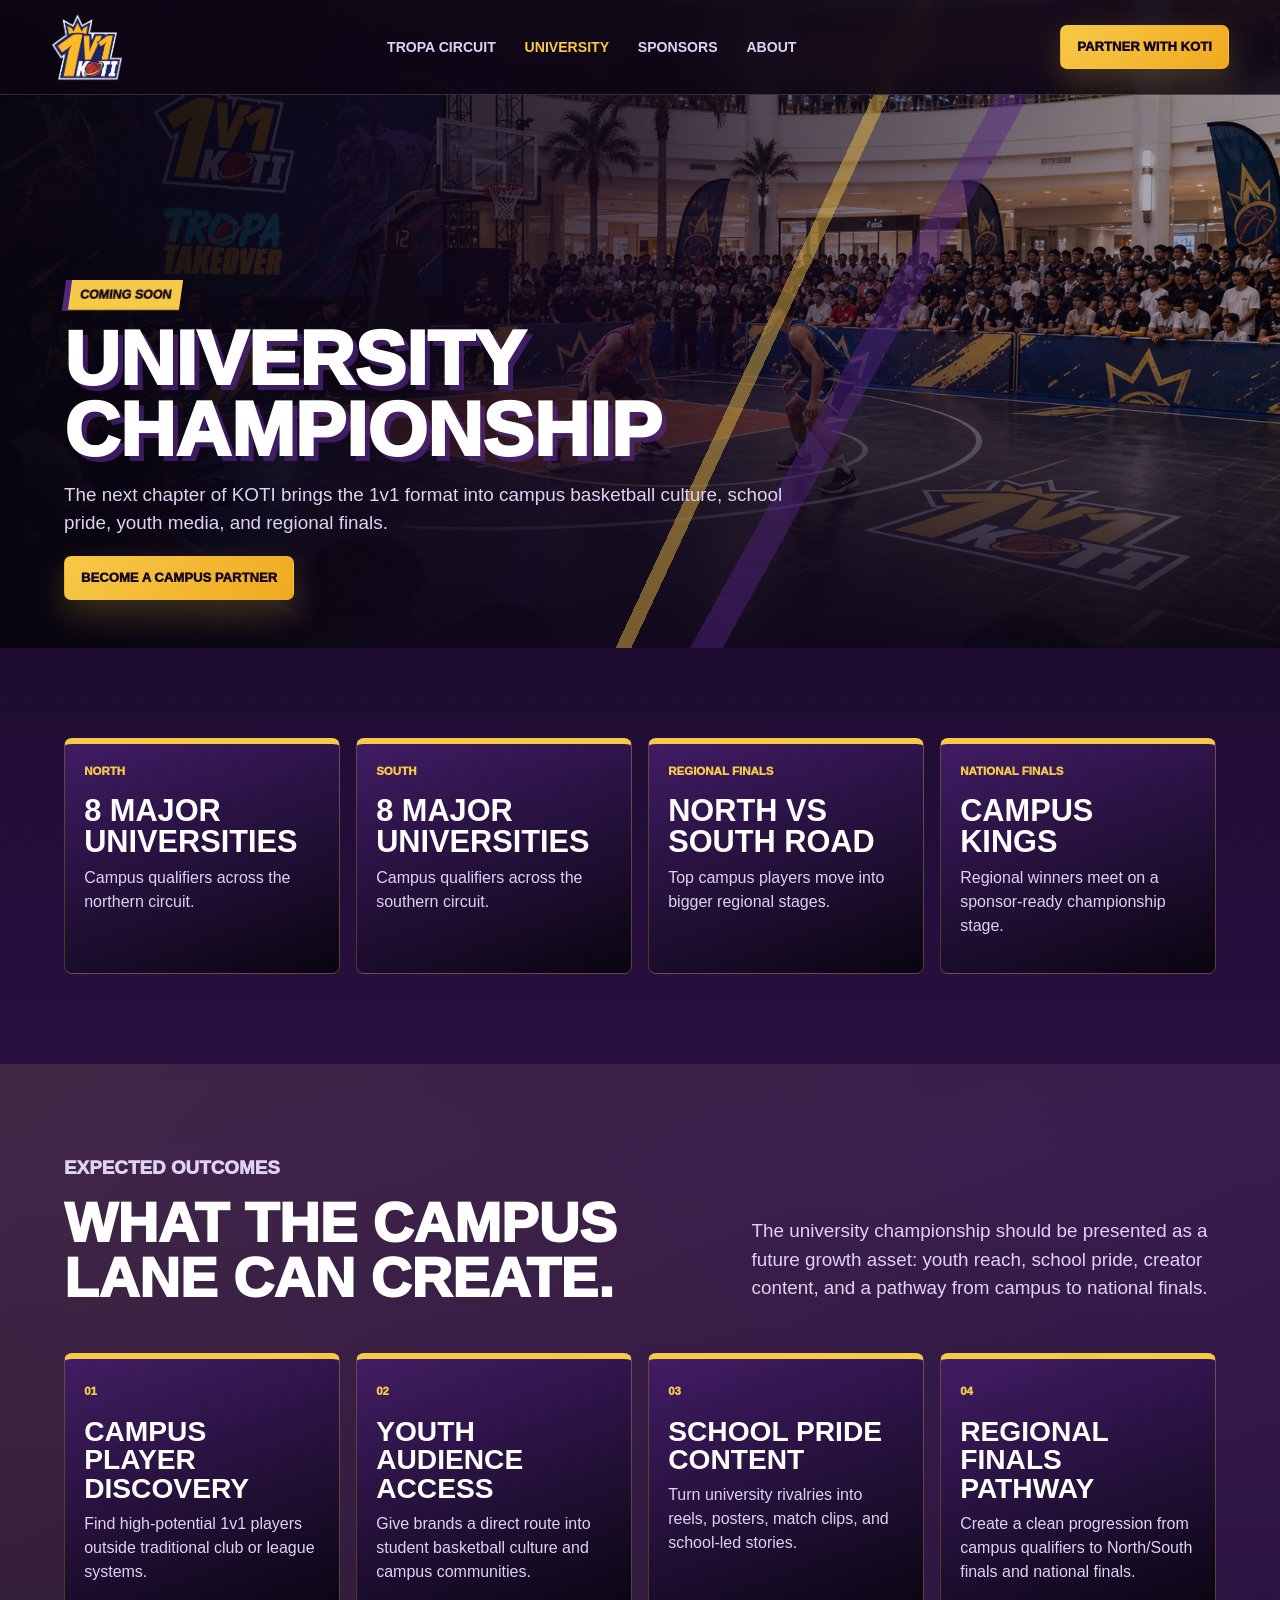
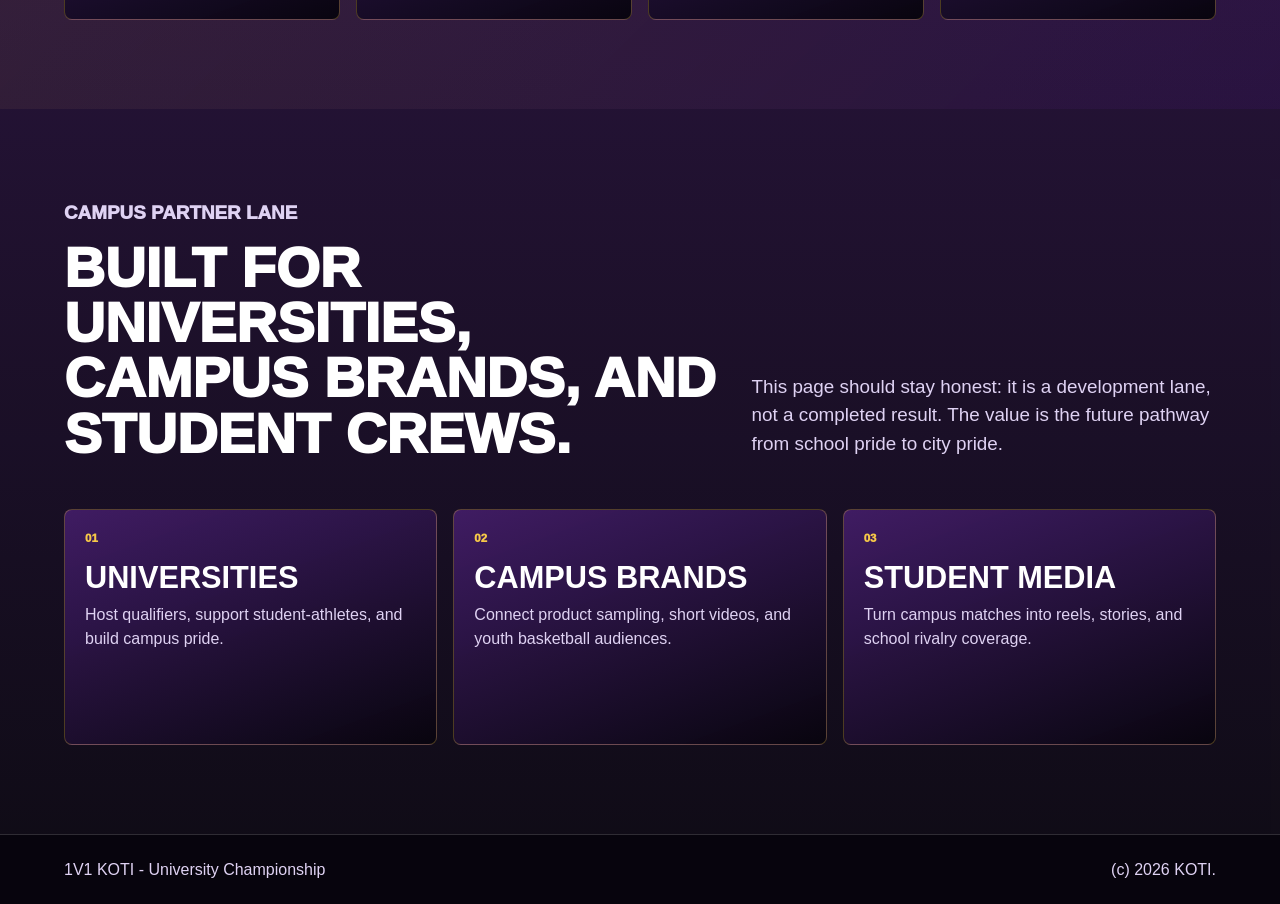
<file: university.html>
<!doctype html>
<html lang="en">
  <head>
    <meta charset="utf-8">
    <meta name="viewport" content="width=device-width, initial-scale=1">
    <title>University Championship | KOTI</title>
    <meta name="description" content="KOTI University Championship plan for North and South campus basketball circuits.">
    <link rel="stylesheet" href="styles.css">
  </head>
  <body>
    <header class="site-header" aria-label="Primary navigation">
      <a class="brand" href="index.html" aria-label="KOTI home"><img src="assets/1v1-season2-logo.png" alt="1V1 KOTI logo"></a>
      <nav>
        <a href="city-tour.html">Tropa Circuit</a>
        <a href="university.html" aria-current="page">University</a>
        <a href="sponsors.html">Sponsors</a>
        <a href="about.html">About</a>
      </nav>
      <a class="header-cta" href="sponsors.html">Partner With KOTI</a>
    </header>

    <main>
      <section class="page-hero university-hero">
        <div class="hero-shade"></div>
        <div class="hero-content">
          <p class="eyebrow gold-chip">Coming Soon</p>
          <h1>University Championship</h1>
          <p class="hero-copy">
            The next chapter of KOTI brings the 1v1 format into campus basketball culture,
            school pride, youth media, and regional finals.
          </p>
          <a class="button primary" href="sponsors.html">Become a Campus Partner</a>
        </div>
      </section>

      <section class="section">
        <div class="format-grid">
          <article><span>North</span><strong>8 Major Universities</strong><p>Campus qualifiers across the northern circuit.</p></article>
          <article><span>South</span><strong>8 Major Universities</strong><p>Campus qualifiers across the southern circuit.</p></article>
          <article><span>Regional Finals</span><strong>North vs South Road</strong><p>Top campus players move into bigger regional stages.</p></article>
          <article><span>National Finals</span><strong>Campus Kings</strong><p>Regional winners meet on a sponsor-ready championship stage.</p></article>
        </div>
      </section>

      <section class="section outcomes-section">
        <div class="section-heading split-heading">
          <div>
            <p class="eyebrow">Expected Outcomes</p>
            <h2>What the campus lane can create.</h2>
          </div>
          <p>
            The university championship should be presented as a future growth asset:
            youth reach, school pride, creator content, and a pathway from campus to national finals.
          </p>
        </div>
        <div class="outcome-grid">
          <article><span>01</span><strong>Campus Player Discovery</strong><p>Find high-potential 1v1 players outside traditional club or league systems.</p></article>
          <article><span>02</span><strong>Youth Audience Access</strong><p>Give brands a direct route into student basketball culture and campus communities.</p></article>
          <article><span>03</span><strong>School Pride Content</strong><p>Turn university rivalries into reels, posters, match clips, and school-led stories.</p></article>
          <article><span>04</span><strong>Regional Finals Pathway</strong><p>Create a clean progression from campus qualifiers to North/South finals and national finals.</p></article>
        </div>
      </section>

      <section class="section campus-section">
        <div class="section-heading split-heading">
          <div>
            <p class="eyebrow">Campus Partner Lane</p>
            <h2>Built for universities, campus brands, and student crews.</h2>
          </div>
          <p>
            This page should stay honest: it is a development lane, not a completed result.
            The value is the future pathway from school pride to city pride.
          </p>
        </div>
        <div class="portal-grid three">
          <article class="portal-card"><span>01</span><strong>Universities</strong><p>Host qualifiers, support student-athletes, and build campus pride.</p></article>
          <article class="portal-card"><span>02</span><strong>Campus Brands</strong><p>Connect product sampling, short videos, and youth basketball audiences.</p></article>
          <article class="portal-card"><span>03</span><strong>Student Media</strong><p>Turn campus matches into reels, stories, and school rivalry coverage.</p></article>
        </div>
      </section>
    </main>

    <footer>
      <span>1V1 KOTI - University Championship</span>
      <span>(c) <span data-current-year></span> KOTI.</span>
    </footer>
    <script src="script.js"></script>
  </body>
</html>
</file>
<file: styles.css>
:root {
  --purple: #552583;
  --purple-dark: #160823;
  --purple-mid: #2a1044;
  --gold: #f7c948;
  --gold-deep: #f0a91f;
  --ink: #08050f;
  --white: #ffffff;
  --muted: #dfd2f3;
  --line: rgba(255, 255, 255, 0.16);
  --panel: rgba(20, 8, 32, 0.84);
  --panel-strong: rgba(8, 5, 15, 0.9);
  --green: #49e58f;
  --gray: #ccd3df;
}

* {
  box-sizing: border-box;
}

html {
  scroll-behavior: smooth;
}

body {
  margin: 0;
  color: var(--white);
  font-family: Arial, Helvetica, sans-serif;
  line-height: 1.5;
  letter-spacing: 0;
  background:
    linear-gradient(135deg, rgba(247, 201, 72, 0.11), transparent 24rem),
    linear-gradient(180deg, #100719 0%, #2a1044 46%, #07040d 100%);
  overflow-x: hidden;
}

body::before {
  content: "";
  position: fixed;
  inset: 0;
  z-index: -1;
  opacity: 0.18;
  background-image:
    linear-gradient(rgba(255, 255, 255, 0.06) 1px, transparent 1px),
    linear-gradient(90deg, rgba(255, 255, 255, 0.06) 1px, transparent 1px);
  background-size: 28px 28px;
}

a {
  color: inherit;
  text-decoration: none;
}

img {
  display: block;
  max-width: 100%;
}

p,
h1,
h2,
h3 {
  margin-top: 0;
}

.site-header {
  position: fixed;
  inset: 0 0 auto;
  z-index: 30;
  display: flex;
  align-items: center;
  justify-content: space-between;
  gap: 1rem;
  min-height: 72px;
  padding: 0.7rem clamp(1rem, 4vw, 4rem);
  border-bottom: 1px solid var(--line);
  background: rgba(12, 5, 20, 0.86);
  backdrop-filter: blur(14px);
}

.brand img {
  width: 72px;
}

nav {
  display: flex;
  align-items: center;
  gap: clamp(0.85rem, 2.3vw, 1.8rem);
  color: var(--muted);
  font-size: 0.88rem;
  font-weight: 900;
  text-transform: uppercase;
}

nav a:hover,
nav a:focus,
nav a[aria-current="page"] {
  color: var(--gold);
}

.header-cta,
.button {
  display: inline-flex;
  align-items: center;
  justify-content: center;
  min-height: 44px;
  padding: 0.74rem 1rem;
  border: 1px solid transparent;
  border-radius: 7px;
  font-size: 0.82rem;
  font-weight: 1000;
  line-height: 1.12;
  text-align: center;
  text-transform: uppercase;
}

.button.primary,
.header-cta {
  color: #160823;
  background: linear-gradient(135deg, var(--gold), var(--gold-deep));
  box-shadow: 0 14px 34px rgba(247, 201, 72, 0.22);
}

.button.ghost {
  color: var(--white);
  border-color: rgba(247, 201, 72, 0.54);
  background: rgba(255, 255, 255, 0.08);
}

.hero,
.page-hero {
  position: relative;
  min-height: 92vh;
  display: flex;
  align-items: flex-end;
  padding: 8rem clamp(1rem, 5vw, 5rem) 3rem;
  overflow: hidden;
  background-image: url("assets/koti-season2-kv-16x9.jpg");
  background-size: cover;
  background-position: center;
}

.page-hero {
  min-height: 72vh;
}

.city-hero,
.about-hero {
  background-image: url("assets/season1-national-finals-main-kv.jpg");
}

.university-hero,
.sponsors-hero {
  background-image: url("assets/mall-activation-koti.png");
}

.hero-shade {
  position: absolute;
  inset: 0;
  background:
    linear-gradient(90deg, rgba(8, 5, 15, 0.96) 0%, rgba(20, 8, 32, 0.74) 48%, rgba(20, 8, 32, 0.24) 100%),
    linear-gradient(0deg, rgba(8, 5, 15, 0.92), transparent 50%);
}

.hero::before,
.page-hero::before {
  content: "";
  position: absolute;
  inset: 0;
  z-index: 1;
  pointer-events: none;
  opacity: 0.48;
  background:
    linear-gradient(115deg, transparent 0 58%, rgba(247, 201, 72, 0.92) 58% 59%, transparent 59%),
    linear-gradient(119deg, transparent 0 64%, rgba(85, 37, 131, 0.94) 64% 66%, transparent 66%);
}

.hero-content {
  position: relative;
  z-index: 2;
  width: min(880px, 100%);
}

.home-hero {
  align-items: center;
}

.hero-proof-board {
  position: absolute;
  z-index: 3;
  top: 8.5rem;
  right: clamp(1rem, 4vw, 4rem);
  width: min(390px, 36vw);
  border: 1px solid rgba(247, 201, 72, 0.3);
  border-radius: 8px;
  overflow: hidden;
  background: rgba(8, 5, 15, 0.86);
  box-shadow: 0 24px 50px rgba(8, 5, 15, 0.38);
}

.hero-proof-board img {
  width: 100%;
  height: 320px;
  object-fit: cover;
  object-position: center 18%;
}

.hero-proof-copy {
  padding: 1rem 1rem 1.1rem;
}

.hero-proof-copy span {
  display: block;
  color: var(--gold);
  font-size: 0.72rem;
  font-weight: 1000;
  text-transform: uppercase;
}

.hero-proof-copy strong {
  display: block;
  margin: 0.55rem 0 0.55rem;
  font-size: clamp(1.4rem, 2.6vw, 2.1rem);
  line-height: 1;
  text-transform: uppercase;
}

.hero-proof-copy p {
  margin: 0;
  color: var(--muted);
}

.eyebrow {
  margin: 0 0 0.8rem;
  color: var(--gold);
  font-size: 0.78rem;
  font-weight: 1000;
  text-transform: uppercase;
}

.gold-chip {
  display: inline-flex;
  width: auto;
  padding: 0.36rem 0.62rem;
  color: #160823;
  background: var(--gold);
  border-left: 6px solid var(--purple);
  transform: skew(-8deg);
}

h1 {
  max-width: 920px;
  margin-bottom: 1rem;
  font-size: clamp(3rem, 8vw, 6.4rem);
  line-height: 0.92;
  font-weight: 1000;
  text-transform: uppercase;
  text-shadow: 5px 5px 0 rgba(85, 37, 131, 0.68);
}

.page-hero h1 {
  font-size: clamp(2.6rem, 6vw, 5.4rem);
}

h2 {
  margin-bottom: 1rem;
  font-size: clamp(2rem, 4.4vw, 4.1rem);
  line-height: 0.98;
  font-weight: 1000;
  text-transform: uppercase;
}

h3 {
  color: var(--gold);
  text-transform: uppercase;
}

.hero-copy,
.section-heading p,
.next-stop-card p,
.contact-section p {
  max-width: 720px;
  color: var(--muted);
  font-size: clamp(1rem, 1.5vw, 1.18rem);
}

.hero-actions {
  display: flex;
  flex-wrap: wrap;
  gap: 0.75rem;
  margin-top: 1.45rem;
}

.metric-dock {
  position: absolute;
  z-index: 3;
  right: clamp(1rem, 5vw, 5rem);
  bottom: 2rem;
  display: grid;
  grid-template-columns: repeat(3, minmax(150px, 1fr));
  gap: 0.75rem;
  width: min(760px, calc(100% - 2rem));
}

.metric-dock article,
.proof-grid article,
.portal-card,
.city-card,
.story-card,
.format-grid article,
.culture-card-grid article,
.timeline-grid article,
.outcome-grid article,
.solution-grid article,
.package-panel article,
.registration-grid article,
.faq-list details,
.contact-section {
  border: 1px solid rgba(247, 201, 72, 0.28);
  border-radius: 8px;
  background:
    linear-gradient(160deg, rgba(85, 37, 131, 0.72), rgba(8, 5, 15, 0.9)),
    rgba(8, 5, 15, 0.8);
}

.metric-dock article {
  min-height: 132px;
  padding: 1rem;
}

.metric-dock span,
.proof-grid span,
.portal-card span,
.city-card-head span,
.story-card span,
.format-grid span,
.culture-card-grid span,
.timeline-grid span,
.media-card span,
.package-panel span {
  display: block;
  color: var(--gold);
  font-size: 0.72rem;
  font-weight: 1000;
  text-transform: uppercase;
}

.metric-dock strong {
  display: block;
  margin-top: 0.5rem;
  font-size: clamp(2.2rem, 5vw, 4.2rem);
  line-height: 0.9;
  text-transform: uppercase;
}

.section {
  position: relative;
  padding: clamp(4rem, 7vw, 6.5rem) clamp(1rem, 5vw, 5rem);
}

.tight-section {
  padding-top: clamp(5rem, 8vw, 8rem);
}

.section-heading {
  max-width: 920px;
  margin-bottom: 2rem;
}

.split-heading {
  display: grid;
  grid-template-columns: minmax(0, 1fr) minmax(280px, 0.7fr);
  gap: 1.5rem;
  align-items: end;
  max-width: 1240px;
}

.national-route-shell {
  display: grid;
  grid-template-columns: minmax(260px, 0.36fr) minmax(0, 1fr);
  gap: 1rem;
  align-items: stretch;
}

.route-proof-panel,
.national-route-map {
  border: 1px solid rgba(247, 201, 72, 0.3);
  border-radius: 8px;
  background:
    linear-gradient(150deg, rgba(8, 5, 15, 0.94), rgba(85, 37, 131, 0.58)),
    rgba(255, 255, 255, 0.03);
}

.route-proof-panel {
  min-height: 650px;
  padding: clamp(1.1rem, 3vw, 1.8rem);
}

.route-proof-panel > span,
.route-map-title span {
  color: var(--gold);
  font-size: 0.75rem;
  font-weight: 1000;
  text-transform: uppercase;
}

.route-proof-panel > strong {
  display: block;
  margin: 0.75rem 0;
  font-size: clamp(2.4rem, 5vw, 4.4rem);
  line-height: 0.9;
  text-transform: uppercase;
}

.route-proof-panel p,
.route-map-title p {
  color: var(--muted);
}

.route-stat-list {
  display: grid;
  gap: 0.75rem;
  margin: 1.4rem 0;
}

.route-stat-list i {
  display: grid;
  gap: 0.2rem;
  padding: 0.85rem;
  border: 1px solid rgba(247, 201, 72, 0.22);
  border-radius: 8px;
  background: rgba(255, 255, 255, 0.06);
  font-style: normal;
}

.route-stat-list b {
  color: var(--gold);
  font-size: 1.7rem;
  line-height: 1;
  text-transform: uppercase;
}

.route-stat-list em {
  color: var(--muted);
  font-style: normal;
  font-weight: 800;
  text-transform: uppercase;
}

.route-legend {
  display: grid;
  gap: 0.55rem;
  margin-top: 1.25rem;
}

.route-legend i,
.route-map-foot i {
  position: relative;
  display: inline-flex;
  min-height: 34px;
  align-items: center;
  gap: 0.5rem;
  color: var(--white);
  font-style: normal;
  font-size: 0.76rem;
  font-weight: 1000;
  text-transform: uppercase;
}

.route-legend i::before,
.route-map-foot i::before {
  content: "";
  width: 0.82rem;
  height: 0.82rem;
  border: 2px solid var(--white);
  border-radius: 999px;
  background: var(--gold);
  box-shadow: 0 0 18px rgba(247, 201, 72, 0.7);
}

.legend-s1::before {
  background: var(--purple) !important;
}

.legend-pipeline::before {
  background: var(--orange) !important;
}

.legend-future::before {
  background: transparent !important;
}

.legend-campus::before {
  background: var(--green) !important;
}

.national-route-map {
  min-height: 650px;
  overflow: hidden;
}

.route-map-stage {
  position: relative;
  min-height: 650px;
  padding: clamp(1rem, 3vw, 1.5rem);
  background:
    radial-gradient(circle at 46% 34%, rgba(247, 201, 72, 0.22), transparent 11rem),
    radial-gradient(circle at 72% 76%, rgba(24, 230, 239, 0.12), transparent 12rem),
    repeating-linear-gradient(45deg, rgba(255, 255, 255, 0.04) 0 1px, transparent 1px 18px);
}

.route-map-title {
  position: relative;
  z-index: 2;
  max-width: 780px;
}

.route-map-title strong {
  display: block;
  margin: 0.5rem 0;
  font-size: clamp(2.2rem, 5.2vw, 5rem);
  line-height: 0.9;
  text-transform: uppercase;
}

.route-map-svg {
  position: absolute;
  inset: 0;
  width: 100%;
  height: 100%;
  padding: clamp(7.5rem, 15vw, 12rem) clamp(1rem, 3vw, 2rem) 4.2rem;
}

.route-island {
  fill: rgba(85, 37, 131, 0.36);
  stroke: rgba(247, 201, 72, 0.4);
  stroke-width: 0.35;
}

.coverage-halo {
  fill: rgba(247, 201, 72, 0.1);
  stroke: rgba(247, 201, 72, 0.56);
  stroke-width: 0.28;
  stroke-dasharray: 1 1;
}

.coverage-halo.north,
.coverage-halo.south {
  fill: rgba(85, 37, 131, 0.12);
  stroke: rgba(167, 114, 255, 0.62);
}

.route-line {
  fill: none;
  stroke: var(--gold);
  stroke-width: 0.42;
  stroke-linecap: round;
  stroke-linejoin: round;
  opacity: 0.82;
  filter: url("#routeGlow");
}

.route-line.future {
  stroke: rgba(255, 255, 255, 0.7);
  stroke-dasharray: 1.4 1.4;
}

.route-line.campus {
  stroke: var(--green);
  stroke-dasharray: 0.9 1.1;
}

.route-node circle {
  fill: var(--gold);
  stroke: var(--white);
  stroke-width: 0.35;
  filter: url("#routeGlow");
}

.route-node.s1 circle {
  fill: var(--purple);
}

.route-node.pipeline circle {
  fill: var(--orange);
}

.route-node.future circle {
  fill: rgba(8, 5, 15, 0.85);
}

.route-node.campus circle {
  fill: var(--green);
}

.route-node.hub circle {
  fill: var(--gold);
  stroke-width: 0.55;
}

.route-node text {
  fill: var(--white);
  paint-order: stroke;
  stroke: rgba(8, 5, 15, 0.92);
  stroke-width: 0.8;
  font-size: 2.05px;
  font-weight: 1000;
  text-transform: uppercase;
}

.route-map-foot {
  position: absolute;
  z-index: 3;
  right: 1rem;
  bottom: 0.8rem;
  left: 1rem;
  display: flex;
  flex-wrap: wrap;
  gap: 0.8rem 1.2rem;
  padding: 0.75rem 0.9rem;
  border: 1px solid rgba(247, 201, 72, 0.22);
  border-radius: 8px;
  background: rgba(8, 5, 15, 0.72);
  backdrop-filter: blur(12px);
}

.story-layer-grid {
  display: grid;
  grid-template-columns: repeat(3, minmax(0, 1fr));
  gap: 1rem;
}

.story-layer-grid article {
  min-height: 220px;
  padding: 1.15rem;
  border: 1px solid rgba(247, 201, 72, 0.28);
  border-top: 6px solid rgba(247, 201, 72, 0.85);
  border-radius: 8px;
  background:
    linear-gradient(160deg, rgba(8, 5, 15, 0.92), rgba(85, 37, 131, 0.66)),
    rgba(8, 5, 15, 0.84);
}

.story-layer-grid article.active {
  border-top-color: var(--gold);
  box-shadow: 0 18px 34px rgba(247, 201, 72, 0.08);
}

.story-layer-grid span,
.commercial-map-thesis span,
.commercial-node span {
  color: var(--gold);
  font-size: 0.72rem;
  font-weight: 1000;
  text-transform: uppercase;
}

.story-layer-grid strong,
.commercial-map-thesis strong,
.commercial-node strong {
  display: block;
  margin: 0.75rem 0 0.55rem;
  font-size: clamp(1.45rem, 2.7vw, 2.2rem);
  line-height: 1;
  text-transform: uppercase;
}

.story-layer-grid p,
.commercial-map-thesis p,
.commercial-node p {
  color: var(--muted);
}

.story-layer-grid i {
  display: inline-flex;
  min-height: 30px;
  align-items: center;
  margin-top: 0.9rem;
  padding: 0.3rem 0.6rem;
  border-radius: 999px;
  color: #160823;
  background: var(--gold);
  font-style: normal;
  font-size: 0.72rem;
  font-weight: 1000;
  text-transform: uppercase;
}

.commercial-map-shell {
  display: grid;
  grid-template-columns: minmax(280px, 0.34fr) minmax(0, 1fr);
  gap: 1rem;
  align-items: stretch;
}

.commercial-map-thesis {
  min-height: 520px;
  padding: 1.2rem;
  border: 1px solid rgba(247, 201, 72, 0.28);
  border-radius: 8px;
  background:
    linear-gradient(160deg, rgba(8, 5, 15, 0.92), rgba(85, 37, 131, 0.7)),
    rgba(8, 5, 15, 0.84);
}

.commercial-proof-strip {
  display: grid;
  grid-template-columns: repeat(2, minmax(0, 1fr));
  gap: 0.65rem;
  margin-top: 1rem;
}

.commercial-proof-strip i {
  display: grid;
  gap: 0.15rem;
  padding: 0.8rem;
  border: 1px solid rgba(247, 201, 72, 0.24);
  border-radius: 8px;
  background: rgba(255, 255, 255, 0.06);
  font-style: normal;
}

.commercial-proof-strip b {
  color: var(--gold);
  font-size: 1.55rem;
  line-height: 1;
}

.commercial-proof-strip em {
  color: var(--muted);
  font-style: normal;
  font-weight: 800;
  text-transform: uppercase;
}

.commercial-map-board {
  min-height: 520px;
  display: grid;
  grid-template-columns: repeat(2, minmax(0, 1fr));
  gap: 1rem;
}

.commercial-node {
  min-height: 240px;
  padding: 1.05rem;
  border: 1px solid rgba(247, 201, 72, 0.28);
  border-radius: 8px;
  background:
    linear-gradient(160deg, rgba(85, 37, 131, 0.6), rgba(8, 5, 15, 0.9)),
    rgba(8, 5, 15, 0.82);
}

.commercial-node.primary {
  grid-column: span 2;
  background:
    linear-gradient(145deg, rgba(247, 201, 72, 0.16), rgba(85, 37, 131, 0.74)),
    rgba(8, 5, 15, 0.85);
}

.commercial-node.outcome {
  grid-column: span 2;
}

.filter-row,
.package-tabs {
  display: flex;
  flex-wrap: wrap;
  gap: 0.6rem;
}

.filter-button,
.package-tab {
  min-height: 42px;
  padding: 0.65rem 0.85rem;
  color: var(--white);
  border: 1px solid var(--line);
  border-radius: 7px;
  background: rgba(255, 255, 255, 0.08);
  font: inherit;
  font-size: 0.78rem;
  font-weight: 1000;
  text-align: left;
  text-transform: uppercase;
  cursor: pointer;
}

.filter-button.active,
.package-tab.active,
.filter-button:hover,
.package-tab:hover {
  color: #160823;
  border-color: var(--gold);
  background: var(--gold);
}

.registration-section {
  background:
    linear-gradient(110deg, rgba(247, 201, 72, 0.12), rgba(85, 37, 131, 0.18)),
    rgba(255, 255, 255, 0.02);
}

.registration-grid {
  display: grid;
  gap: 1rem;
}

.registration-grid {
  grid-template-columns: repeat(2, minmax(0, 1fr));
}

.registration-grid article {
  display: grid;
  grid-template-columns: minmax(0, 1fr) 190px;
  gap: 1rem;
  align-items: center;
  padding: 1.1rem;
}

.registration-grid span {
  color: var(--gold);
  font-size: 0.72rem;
  font-weight: 1000;
  text-transform: uppercase;
}

.registration-grid strong {
  display: block;
  margin: 0.45rem 0;
  font-size: clamp(1.5rem, 3vw, 2.4rem);
  line-height: 1;
  text-transform: uppercase;
}

.registration-grid img {
  width: 190px;
  height: 190px;
  padding: 0.55rem;
  border-radius: 8px;
  background: var(--white);
}

.package-panel strong {
  display: block;
  margin: 0.65rem 0;
  font-size: clamp(2.3rem, 5vw, 4.4rem);
  line-height: 0.92;
  text-transform: uppercase;
}

.package-panel p,
.city-card p,
.story-card p,
.portal-card p,
.format-grid p,
.culture-card-grid p,
.timeline-grid p,
.media-card p,
.faq-list p {
  color: var(--muted);
}

.chip-cloud {
  display: flex;
  flex-wrap: wrap;
  gap: 0.6rem;
  margin-top: 1.4rem;
}

.chip-cloud i {
  display: inline-flex;
  min-height: 32px;
  align-items: center;
  padding: 0.38rem 0.62rem;
  color: #160823;
  background: var(--gold);
  border-radius: 999px;
  font-style: normal;
  font-size: 0.78rem;
  font-weight: 1000;
  text-transform: uppercase;
}

.next-stop-band {
  padding-block: clamp(3rem, 5vw, 4.5rem);
  background:
    linear-gradient(105deg, rgba(247, 201, 72, 0.16) 0 38%, rgba(85, 37, 131, 0.34) 38% 100%),
    #11071c;
}

.next-stop-card,
.contact-section {
  display: grid;
  grid-template-columns: minmax(0, 1fr) auto;
  gap: 1rem;
  align-items: center;
  padding: clamp(1.25rem, 4vw, 2.4rem);
}

.contact-list {
  display: flex;
  flex-wrap: wrap;
  gap: 0.65rem;
  margin-top: 1rem;
}

.contact-list a {
  display: inline-flex;
  min-height: 36px;
  align-items: center;
  padding: 0.45rem 0.65rem;
  color: #160823;
  border-radius: 6px;
  background: var(--gold);
  font-size: 0.86rem;
  font-weight: 1000;
}

.proof-grid,
.portal-grid,
.media-grid,
.city-grid,
.hero-story-grid,
.format-grid,
.culture-card-grid,
.timeline-grid,
.outcome-grid,
.solution-grid,
.impact-rail,
.route-type-grid,
.season-proof-grid,
.sponsor-thesis-grid,
.activation-lanes,
.sponsor-fit-grid,
.local-playbook-grid,
.sponsor-jump-grid,
.sponsor-evidence-grid,
.partner-proof-grid,
.influence-proof-grid {
  display: grid;
  gap: 1rem;
}

.proof-grid {
  grid-template-columns: repeat(3, minmax(0, 1fr));
}

.impact-snapshot,
.route-type-section,
.sponsor-jump-section,
.sponsor-evidence-section,
.partner-proof-section,
.sponsor-thesis-section,
.activation-lanes-section,
.season-proof-section,
.sponsor-fit-section,
.local-playbook-section {
  background:
    linear-gradient(135deg, rgba(247, 201, 72, 0.09), rgba(85, 37, 131, 0.16)),
    rgba(255, 255, 255, 0.02);
}

.impact-rail,
.sponsor-thesis-grid,
.sponsor-fit-grid {
  grid-template-columns: repeat(3, minmax(0, 1fr));
}

.sponsor-jump-section {
  padding-block: 1rem;
}

.sponsor-jump-grid {
  grid-template-columns: repeat(4, minmax(0, 1fr));
}

.sponsor-jump-grid a {
  min-height: 150px;
  padding: 1rem;
  border: 1px solid rgba(247, 201, 72, 0.28);
  border-radius: 8px;
  background:
    linear-gradient(160deg, rgba(85, 37, 131, 0.5), rgba(8, 5, 15, 0.9)),
    rgba(255, 255, 255, 0.04);
}

.sponsor-jump-grid span,
.sponsor-evidence-grid span {
  color: var(--gold);
  font-size: 0.72rem;
  font-weight: 1000;
  text-transform: uppercase;
}

.sponsor-jump-grid strong,
.sponsor-evidence-grid strong {
  display: block;
  margin: 0.55rem 0;
  font-size: 1.25rem;
  line-height: 1.05;
  text-transform: uppercase;
}

.sponsor-jump-grid p,
.sponsor-evidence-grid p {
  color: var(--muted);
}

.sponsor-evidence-grid {
  grid-template-columns: repeat(3, minmax(0, 1fr));
}

.partner-proof-grid {
  grid-template-columns: repeat(2, minmax(0, 1fr));
}

.influence-proof-grid {
  grid-template-columns: repeat(3, minmax(0, 1fr));
  margin-top: 1rem;
}

.brand-board,
.influence-proof-grid article {
  min-height: 250px;
  padding: 1.25rem;
  border: 1px solid rgba(247, 201, 72, 0.28);
  border-top: 6px solid var(--gold);
  border-radius: 8px;
  background:
    linear-gradient(160deg, rgba(8, 5, 15, 0.92), rgba(85, 37, 131, 0.66)),
    rgba(8, 5, 15, 0.84);
}

.influence-visual-card {
  display: grid;
  grid-template-columns: 0.78fr 1fr;
  gap: 1rem;
  align-items: stretch;
}

.influence-visual-card img {
  width: 100%;
  height: 100%;
  min-height: 310px;
  max-height: 420px;
  object-fit: cover;
  object-position: center 18%;
  border: 1px solid rgba(247, 201, 72, 0.35);
  border-radius: 8px;
}

.influence-visual-card.no-photo {
  display: block;
  background:
    linear-gradient(135deg, rgba(247, 201, 72, 0.16), rgba(85, 37, 131, 0.72)),
    repeating-linear-gradient(45deg, rgba(255, 255, 255, 0.06) 0 1px, transparent 1px 16px),
    rgba(8, 5, 15, 0.9);
}

.brand-board span,
.influence-proof-grid span {
  color: var(--gold);
  font-size: 0.72rem;
  font-weight: 1000;
  text-transform: uppercase;
}

.brand-board strong,
.influence-proof-grid strong {
  display: block;
  margin: 0.8rem 0 1rem;
  font-size: clamp(1.65rem, 3vw, 2.65rem);
  line-height: 0.96;
  text-transform: uppercase;
}

.influence-proof-grid p {
  color: var(--muted);
}

.brand-cloud {
  display: flex;
  flex-wrap: wrap;
  gap: 0.65rem;
}

.brand-cloud i {
  min-height: 38px;
  padding: 0.65rem 0.8rem;
  border: 1px solid rgba(247, 201, 72, 0.28);
  border-radius: 6px;
  color: var(--white);
  background: rgba(255, 255, 255, 0.08);
  font-style: normal;
  font-weight: 900;
}

.sponsor-evidence-grid article {
  overflow: hidden;
  border: 1px solid rgba(247, 201, 72, 0.28);
  border-radius: 8px;
  background: var(--panel);
}

.sponsor-evidence-grid img {
  width: 100%;
  height: 230px;
  object-fit: cover;
}

.sponsor-evidence-grid div {
  padding: 1rem;
}

.local-playbook-grid {
  grid-template-columns: repeat(4, minmax(0, 1fr));
}

.route-type-grid,
.activation-lanes {
  grid-template-columns: repeat(2, minmax(0, 1fr));
}

.season-proof-grid {
  grid-template-columns: repeat(3, minmax(0, 1fr));
}

.proof-grid.four {
  grid-template-columns: repeat(4, minmax(0, 1fr));
}

.proof-grid article {
  min-height: 230px;
  padding: 1.25rem;
  border-top: 6px solid var(--gold);
}

.impact-rail article,
.route-type-grid article,
.season-proof-grid article,
.sponsor-thesis-grid article,
.activation-lanes article,
.sponsor-fit-grid article,
.local-playbook-grid article {
  min-height: 250px;
  padding: 1.25rem;
  border: 1px solid rgba(247, 201, 72, 0.28);
  border-top: 6px solid var(--gold);
  border-radius: 8px;
  background:
    linear-gradient(160deg, rgba(8, 5, 15, 0.92), rgba(85, 37, 131, 0.66)),
    rgba(8, 5, 15, 0.84);
}

.proof-grid strong {
  display: block;
  margin: 0.7rem 0;
  font-size: clamp(2rem, 4vw, 3.4rem);
  line-height: 0.92;
  text-transform: uppercase;
}

.impact-rail span,
.route-type-grid span,
.season-proof-grid span,
.sponsor-thesis-grid span,
.activation-lanes span,
.sponsor-fit-grid span,
.local-playbook-grid span {
  color: var(--gold);
  font-size: 0.72rem;
  font-weight: 1000;
  text-transform: uppercase;
}

.impact-rail strong,
.route-type-grid strong,
.season-proof-grid strong,
.sponsor-thesis-grid strong,
.activation-lanes strong,
.sponsor-fit-grid strong,
.local-playbook-grid strong {
  display: block;
  margin: 0.9rem 0 0.65rem;
  font-size: clamp(1.5rem, 2.6vw, 2.35rem);
  line-height: 0.98;
  text-transform: uppercase;
}

.impact-rail p,
.route-type-grid p,
.season-proof-grid p,
.sponsor-thesis-grid p,
.activation-lanes p,
.sponsor-fit-grid p,
.local-playbook-grid p,
.season-proof-grid li,
.activation-lanes li {
  color: var(--muted);
}

.season-proof-grid ul,
.activation-lanes ul {
  display: grid;
  gap: 0.5rem;
  margin: 1rem 0 0;
  padding-left: 1.1rem;
}

.portal-section {
  background: rgba(255, 255, 255, 0.03);
}

.portal-grid {
  grid-template-columns: repeat(4, minmax(0, 1fr));
}

.portal-grid.three {
  grid-template-columns: repeat(3, minmax(0, 1fr));
}

.portal-card {
  display: block;
  min-height: 236px;
  padding: 1.25rem;
  transition: transform 180ms ease, border-color 180ms ease;
}

.portal-card:hover,
.portal-card:focus {
  transform: translateY(-4px);
  border-color: var(--gold);
}

.portal-card strong,
.story-card strong,
.format-grid strong,
.culture-card-grid strong,
.timeline-grid strong,
.media-card strong {
  display: block;
  margin: 1rem 0 0.55rem;
  font-size: clamp(1.35rem, 2.4vw, 2.1rem);
  line-height: 1;
  text-transform: uppercase;
}

.media-grid {
  grid-template-columns: repeat(4, minmax(0, 1fr));
}

.media-card {
  min-height: 330px;
  overflow: hidden;
  border: 1px solid rgba(247, 201, 72, 0.28);
  border-radius: 8px;
  background: var(--panel);
}

.media-card img {
  width: 100%;
  height: 190px;
  object-fit: cover;
}

.media-card div {
  padding: 1rem;
}

.city-grid {
  grid-template-columns: repeat(3, minmax(0, 1fr));
  margin-top: 1.25rem;
}

.city-card {
  min-height: 360px;
  padding: 1rem;
}

.city-card-head {
  display: flex;
  align-items: flex-start;
  justify-content: space-between;
  gap: 0.75rem;
  margin-bottom: 1rem;
}

.status {
  display: inline-flex;
  min-height: 28px;
  align-items: center;
  padding: 0.35rem 0.5rem;
  border-radius: 6px;
  color: #160823;
  background: var(--gray);
  font-style: normal;
  font-size: 0.68rem;
  font-weight: 1000;
  text-transform: uppercase;
}

.status.complete {
  background: var(--green);
}

.status.soon {
  background: var(--gold);
}

.status.open {
  color: var(--white);
  background: var(--purple);
}

.lane-badge {
  display: inline-flex;
  min-height: 30px;
  align-items: center;
  margin-bottom: 0.85rem;
  padding: 0.34rem 0.55rem;
  border: 1px solid rgba(247, 201, 72, 0.4);
  border-radius: 6px;
  color: var(--gold);
  background: rgba(255, 255, 255, 0.06);
  font-size: 0.68rem;
  font-style: normal;
  font-weight: 1000;
  text-transform: uppercase;
}

.lane-badge.showcase {
  color: #160823;
  background: var(--gold);
}

.city-card > strong {
  display: block;
  font-size: clamp(1.8rem, 3vw, 2.8rem);
  line-height: 0.95;
  text-transform: uppercase;
}

.date-line {
  margin: 0.7rem 0 1rem;
  color: var(--gold);
  font-weight: 900;
}

.city-card dl {
  display: grid;
  gap: 0.45rem;
  margin: 0 0 1rem;
}

.city-card dl div {
  display: grid;
  grid-template-columns: 96px 1fr;
  gap: 0.5rem;
}

.city-card dt {
  color: var(--gold);
  font-size: 0.72rem;
  font-weight: 1000;
  text-transform: uppercase;
}

.city-card dd {
  margin: 0;
  color: var(--white);
  font-weight: 800;
}

.text-link {
  color: var(--gold);
  font-weight: 1000;
  text-transform: uppercase;
}

.story-section,
.campus-section,
.timeline-section,
.case-section {
  background: rgba(255, 255, 255, 0.03);
}

.hero-story-grid,
.format-grid,
.culture-card-grid,
.timeline-grid {
  grid-template-columns: repeat(3, minmax(0, 1fr));
}

.format-grid,
.culture-card-grid {
  grid-template-columns: repeat(4, minmax(0, 1fr));
}

.outcome-grid,
.solution-grid {
  grid-template-columns: repeat(4, minmax(0, 1fr));
}

.story-card,
.format-grid article,
.culture-card-grid article,
.timeline-grid article,
.outcome-grid article,
.solution-grid article {
  min-height: 230px;
  padding: 1.2rem;
  border-top: 6px solid var(--gold);
}

.outcomes-section {
  background:
    linear-gradient(135deg, rgba(247, 201, 72, 0.1), rgba(85, 37, 131, 0.18)),
    rgba(255, 255, 255, 0.02);
}

.solution-grid article {
  background:
    linear-gradient(160deg, rgba(8, 5, 15, 0.92), rgba(85, 37, 131, 0.66)),
    rgba(8, 5, 15, 0.84);
}

.outcome-grid span,
.solution-grid span {
  color: var(--gold);
  font-size: 0.72rem;
  font-weight: 1000;
  text-transform: uppercase;
}

.outcome-grid strong,
.solution-grid strong {
  display: block;
  margin: 1rem 0 0.55rem;
  font-size: clamp(1.25rem, 2.2vw, 1.9rem);
  line-height: 1;
  text-transform: uppercase;
}

.outcome-grid p,
.solution-grid p {
  color: var(--muted);
}

.package-tabs {
  margin-bottom: 1rem;
}

.package-panel article {
  padding: clamp(1.25rem, 4vw, 2.25rem);
}

.package-panel ul {
  display: grid;
  gap: 0.5rem;
  margin: 1.2rem 0 0;
  padding-left: 1.2rem;
  color: var(--muted);
}

.contact-section {
  margin: clamp(1rem, 5vw, 5rem);
}

.faq-list {
  display: grid;
  gap: 0.7rem;
}

.faq-list details {
  padding: 1rem;
}

.faq-list summary {
  cursor: pointer;
  color: var(--gold);
  font-weight: 1000;
  text-transform: uppercase;
}

.faq-list p {
  margin: 0.75rem 0 0;
}

footer {
  display: flex;
  justify-content: space-between;
  gap: 1rem;
  padding: 1.4rem clamp(1rem, 5vw, 5rem);
  color: var(--muted);
  border-top: 1px solid var(--line);
  background: #07040d;
}

@media (max-width: 980px) {
  .site-header {
    position: absolute;
  }

  nav,
  .header-cta {
    display: none;
  }

  .hero,
  .page-hero {
    min-height: 92vh;
    padding-top: 7rem;
    background-image: url("assets/koti-season2-kv-9x16.jpg");
    background-position: center top;
  }

  .city-hero,
  .about-hero,
  .university-hero,
  .sponsors-hero {
    background-image: url("assets/koti-season2-kv-9x16.jpg");
  }

  .hero-shade {
    background:
      linear-gradient(180deg, rgba(8, 5, 15, 0.52) 0%, rgba(20, 8, 32, 0.78) 40%, rgba(8, 5, 15, 0.96) 100%);
  }

  .metric-dock {
    position: relative;
    right: auto;
    bottom: auto;
    grid-template-columns: 1fr;
    width: 100%;
    margin-top: 2rem;
  }

  .split-heading,
  .story-layer-grid,
  .commercial-map-shell,
  .commercial-map-board,
  .national-route-shell,
  .next-stop-card,
  .contact-section,
  .registration-grid,
  .registration-grid article,
  .proof-grid,
  .proof-grid.four,
  .impact-rail,
  .route-type-grid,
  .season-proof-grid,
  .sponsor-thesis-grid,
  .activation-lanes,
  .sponsor-fit-grid,
  .local-playbook-grid,
  .sponsor-jump-grid,
  .sponsor-evidence-grid,
  .partner-proof-grid,
  .influence-proof-grid,
  .influence-visual-card,
  .portal-grid,
  .portal-grid.three,
  .media-grid,
  .city-grid,
  .hero-story-grid,
  .format-grid,
  .culture-card-grid,
  .timeline-grid,
  .outcome-grid,
  .solution-grid {
    grid-template-columns: 1fr;
  }

  .filter-button,
  .package-tab {
    text-align: center;
  }

  .hero-actions {
    display: grid;
    grid-template-columns: 1fr;
  }

  .button {
    width: 100%;
  }

  h1 {
    font-size: clamp(2.25rem, 10vw, 3.4rem);
    overflow-wrap: anywhere;
  }

  h2 {
    font-size: clamp(2rem, 8vw, 3rem);
  }

  .hero-copy {
    max-width: 360px;
  }
}

@media (max-width: 540px) {
  .brand img {
    width: 58px;
  }

  .section {
    padding-block: 3.5rem;
  }

  .route-proof-panel,
  .national-route-map,
  .route-map-stage {
    min-height: 620px;
  }

  .hero-proof-board {
    position: relative;
    top: auto;
    right: auto;
    width: 100%;
    margin-top: 1.5rem;
  }

  .hero-proof-board img {
    height: 250px;
  }

  .story-layer-grid,
  .commercial-map-shell,
  .commercial-map-board {
    grid-template-columns: 1fr;
  }

  .commercial-node.primary,
  .commercial-node.outcome {
    grid-column: auto;
  }

  .route-map-svg {
    padding: 11rem 0.5rem 6.5rem;
  }

  .route-map-foot {
    right: 0.75rem;
    bottom: 0.75rem;
    left: 0.75rem;
    margin-top: 0;
  }

  .registration-grid img {
    width: 160px;
    height: 160px;
  }

  .city-card dl div {
    grid-template-columns: 82px 1fr;
  }

  footer {
    flex-direction: column;
  }
}
</file>
